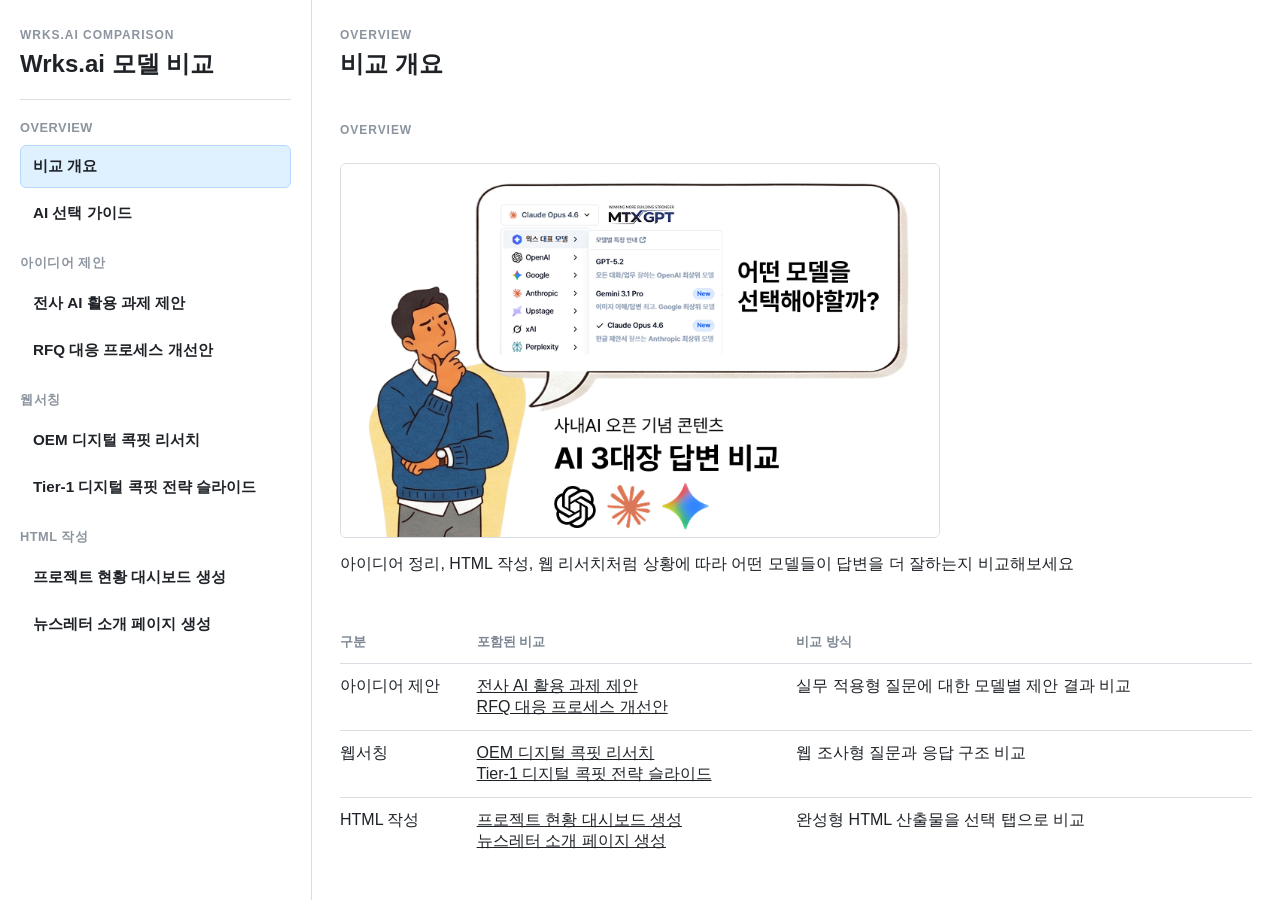
<file: index.html>
<!doctype html>
<html lang="ko">
<head>
  <meta charset="utf-8">
  <meta name="viewport" content="width=device-width, initial-scale=1">
  <title>wrks.ai 비교 아카이브</title>
  <meta name="description" content="wrks.ai 모델 비교 결과를 과제별로 탐색하고 Markdown/HTML 산출물을 나란히 비교할 수 있는 정적 아카이브입니다.">
  <link rel="icon" href="data:,">
  <script>
    (function () {
      const isLocalhost = location.hostname === "127.0.0.1" || location.hostname === "localhost";
      const assetSuffix = isLocalhost ? "?v=" + Date.now() : "";
      document.write('<link rel="stylesheet" href="assets/styles.css' + assetSuffix + '">');
    }());
  </script>
</head>
<body>
  <div class="app-shell">
    <aside class="sidebar" aria-label="비교 내비게이션">
      <div class="sidebar__brand">
        <p class="sidebar__eyebrow">wrks.ai comparison</p>
        <h1>Wrks.ai 모델 비교</h1>
      </div>

      <nav id="navTree" class="nav-tree"></nav>


    </aside>

    <main class="main-content">
      <header class="topbar">
        <div>
          <p id="breadcrumb" class="topbar__eyebrow">Overview</p>
          <h2 id="pageTitle">비교 개요</h2>
        </div>
      </header>

      <section id="heroPanel" class="hero-panel"></section>

      <section id="queryPanel" class="content-section"></section>

      <section id="controlsPanel" class="controls-panel" hidden></section>

      <section id="workspace" class="workspace"></section>
    </main>
  </div>

  <template id="loadingTemplate">
    <div class="state-block">
      <p class="state-block__eyebrow">Loading</p>
      <p>콘텐츠를 불러오는 중입니다.</p>
    </div>
  </template>

  <script>
    (function () {
      const isLocalhost = location.hostname === "127.0.0.1" || location.hostname === "localhost";
      const assetSuffix = isLocalhost ? "?v=" + Date.now() : "";
      document.write('<script src="assets/app.js' + assetSuffix + '" defer><\/script>');
    }());
  </script>
</body>
</html>
</file>
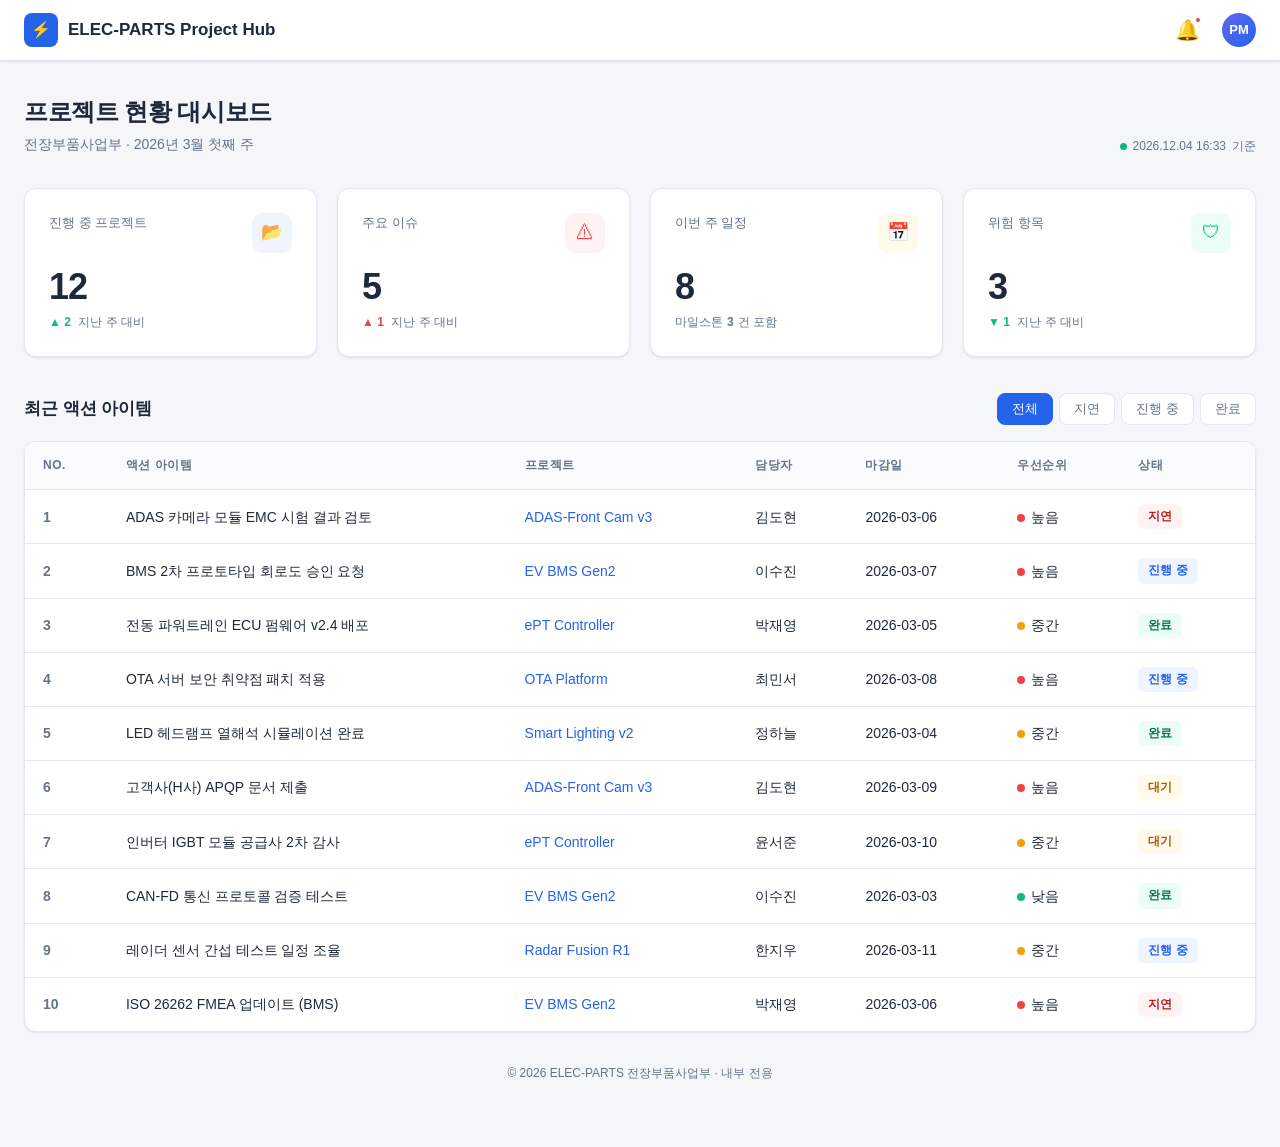
<file: html/html-claude.html>
<!DOCTYPE html>
<html lang="ko">
<head>
<meta charset="UTF-8">
<meta name="viewport" content="width=device-width, initial-scale=1.0">
<title>전장부품 프로젝트 대시보드</title>
<style>
  /* ── Reset & Base ── */
  *, *::before, *::after { box-sizing: border-box; margin: 0; padding: 0; }
  :root {
    --bg: #f4f6f9;
    --surface: #ffffff;
    --primary: #2563eb;
    --primary-light: #eff4ff;
    --danger: #ef4444;
    --danger-light: #fef2f2;
    --warning: #f59e0b;
    --warning-light: #fffbeb;
    --success: #10b981;
    --success-light: #ecfdf5;
    --text: #1e293b;
    --text-secondary: #64748b;
    --border: #e2e8f0;
    --radius: 12px;
    --shadow: 0 1px 3px rgba(0,0,0,.06), 0 1px 2px rgba(0,0,0,.04);
    --shadow-md: 0 4px 12px rgba(0,0,0,.07);
  }
  body {
    font-family: -apple-system, BlinkMacSystemFont, 'Pretendard', 'Segoe UI', Roboto, sans-serif;
    background: var(--bg);
    color: var(--text);
    line-height: 1.6;
    min-height: 100vh;
  }

  /* ── Layout ── */
  .wrapper { max-width: 1280px; margin: 0 auto; padding: 0 24px 48px; }

  /* ── Top Bar ── */
  .topbar {
    background: var(--surface);
    border-bottom: 1px solid var(--border);
    padding: 0 24px;
    position: sticky; top: 0; z-index: 100;
    box-shadow: var(--shadow);
  }
  .topbar-inner {
    max-width: 1280px; margin: 0 auto;
    display: flex; align-items: center; justify-content: space-between;
    height: 60px;
  }
  .logo { display: flex; align-items: center; gap: 10px; font-weight: 700; font-size: 17px; color: var(--text); }
  .logo-icon {
    width: 34px; height: 34px; background: var(--primary); border-radius: 8px;
    display: flex; align-items: center; justify-content: center; color: #fff; font-size: 16px;
  }
  .topbar-right { display: flex; align-items: center; gap: 16px; }
  .badge-btn {
    position: relative; background: none; border: none; cursor: pointer;
    font-size: 20px; color: var(--text-secondary); padding: 6px;
    border-radius: 8px; transition: background .2s;
  }
  .badge-btn:hover { background: var(--bg); }
  .badge-dot {
    position: absolute; top: 4px; right: 4px; width: 8px; height: 8px;
    background: var(--danger); border-radius: 50%; border: 2px solid var(--surface);
  }
  .avatar {
    width: 34px; height: 34px; border-radius: 50%; background: linear-gradient(135deg, #6366f1, #2563eb);
    color: #fff; display: flex; align-items: center; justify-content: center;
    font-size: 13px; font-weight: 600;
  }

  /* ── Page Header ── */
  .page-header {
    padding: 32px 0 8px;
    display: flex; align-items: flex-end; justify-content: space-between; flex-wrap: wrap; gap: 12px;
  }
  .page-header h1 { font-size: 24px; font-weight: 700; letter-spacing: -.02em; }
  .page-header p { color: var(--text-secondary); font-size: 14px; margin-top: 2px; }
  .sync-info { font-size: 12px; color: var(--text-secondary); display: flex; align-items: center; gap: 6px; }
  .sync-dot { width: 7px; height: 7px; border-radius: 50%; background: var(--success); display: inline-block; }

  /* ── KPI Cards ── */
  .cards { display: grid; grid-template-columns: repeat(4, 1fr); gap: 20px; margin: 24px 0; }
  .card {
    background: var(--surface); border-radius: var(--radius); padding: 24px;
    border: 1px solid var(--border); box-shadow: var(--shadow);
    transition: box-shadow .25s, transform .25s; cursor: default;
  }
  .card:hover { box-shadow: var(--shadow-md); transform: translateY(-2px); }
  .card-top { display: flex; align-items: flex-start; justify-content: space-between; margin-bottom: 16px; }
  .card-label { font-size: 13px; font-weight: 500; color: var(--text-secondary); }
  .card-icon {
    width: 40px; height: 40px; border-radius: 10px;
    display: flex; align-items: center; justify-content: center; font-size: 18px;
  }
  .card-icon.blue   { background: var(--primary-light); color: var(--primary); }
  .card-icon.red    { background: var(--danger-light);  color: var(--danger); }
  .card-icon.amber  { background: var(--warning-light); color: var(--warning); }
  .card-icon.green  { background: var(--success-light); color: var(--success); }
  .card-value { font-size: 36px; font-weight: 800; letter-spacing: -.03em; line-height: 1; }
  .card-sub { font-size: 12px; color: var(--text-secondary); margin-top: 8px; display: flex; align-items: center; gap: 4px; }
  .card-sub .up   { color: var(--success); font-weight: 600; }
  .card-sub .down { color: var(--danger);  font-weight: 600; }

  /* ── Section ── */
  .section-header {
    display: flex; align-items: center; justify-content: space-between;
    margin: 36px 0 16px; flex-wrap: wrap; gap: 8px;
  }
  .section-header h2 { font-size: 17px; font-weight: 700; }
  .filter-group { display: flex; gap: 6px; }
  .filter-btn {
    padding: 6px 14px; border-radius: 8px; border: 1px solid var(--border);
    background: var(--surface); font-size: 13px; color: var(--text-secondary);
    cursor: pointer; transition: all .2s; font-family: inherit;
  }
  .filter-btn:hover { border-color: var(--primary); color: var(--primary); }
  .filter-btn.active { background: var(--primary); color: #fff; border-color: var(--primary); }

  /* ── Table ── */
  .table-wrap {
    background: var(--surface); border-radius: var(--radius);
    border: 1px solid var(--border); box-shadow: var(--shadow); overflow-x: auto;
  }
  table { width: 100%; border-collapse: collapse; min-width: 720px; }
  thead th {
    text-align: left; padding: 14px 18px; font-size: 12px; font-weight: 600;
    color: var(--text-secondary); text-transform: uppercase; letter-spacing: .04em;
    border-bottom: 1px solid var(--border); background: #fafbfc;
  }
  tbody td { padding: 14px 18px; font-size: 14px; border-bottom: 1px solid var(--border); vertical-align: middle; }
  tbody tr:last-child td { border-bottom: none; }
  tbody tr { transition: background .15s; }
  tbody tr:hover { background: #f8fafc; }
  .status {
    display: inline-block; padding: 3px 10px; border-radius: 6px;
    font-size: 12px; font-weight: 600; white-space: nowrap;
  }
  .status.pending   { background: var(--warning-light); color: #b45309; }
  .status.done      { background: var(--success-light); color: #047857; }
  .status.overdue   { background: var(--danger-light);  color: #b91c1c; }
  .status.inprogress{ background: var(--primary-light); color: var(--primary); }
  .priority-dot {
    display: inline-block; width: 8px; height: 8px; border-radius: 50%; margin-right: 6px;
  }
  .priority-dot.high   { background: var(--danger); }
  .priority-dot.medium { background: var(--warning); }
  .priority-dot.low    { background: var(--success); }

  /* ── Footer ── */
  .footer { text-align: center; padding: 32px 0 16px; font-size: 12px; color: var(--text-secondary); }

  /* ── Responsive ── */
  @media (max-width: 1024px) {
    .cards { grid-template-columns: repeat(2, 1fr); }
  }
  @media (max-width: 640px) {
    .cards { grid-template-columns: 1fr; gap: 14px; }
    .page-header h1 { font-size: 20px; }
    .card { padding: 20px; }
    .card-value { font-size: 30px; }
    .topbar-inner { height: 52px; }
    .logo span { display: none; }
    .section-header { flex-direction: column; align-items: flex-start; }
    thead th, tbody td { padding: 12px 14px; }
  }

  /* ── Animations ── */
  @keyframes fadeUp { from { opacity:0; transform:translateY(16px); } to { opacity:1; transform:translateY(0); } }
  .animate { animation: fadeUp .45s ease both; }
  .delay-1 { animation-delay: .08s; }
  .delay-2 { animation-delay: .16s; }
  .delay-3 { animation-delay: .24s; }
  .delay-4 { animation-delay: .32s; }
</style>
</head>
<body>

<!-- Top Bar -->
<header class="topbar">
  <div class="topbar-inner">
    <div class="logo">
      <div class="logo-icon">⚡</div>
      <span>ELEC-PARTS Project Hub</span>
    </div>
    <div class="topbar-right">
      <button class="badge-btn" title="알림">🔔<span class="badge-dot"></span></button>
      <div class="avatar">PM</div>
    </div>
  </div>
</header>

<div class="wrapper">

  <!-- Page Header -->
  <div class="page-header">
    <div>
      <h1>프로젝트 현황 대시보드</h1>
      <p>전장부품사업부 · 2026년 3월 첫째 주</p>
    </div>
    <div class="sync-info"><span class="sync-dot"></span> <span id="syncTime"></span> 기준</div>
  </div>

  <!-- KPI Cards -->
  <div class="cards">
    <div class="card animate delay-1" id="cardProjects">
      <div class="card-top">
        <span class="card-label">진행 중 프로젝트</span>
        <div class="card-icon blue">📂</div>
      </div>
      <div class="card-value" id="valProjects">12</div>
      <div class="card-sub"><span class="up">▲ 2</span>&nbsp;지난 주 대비</div>
    </div>
    <div class="card animate delay-2" id="cardIssues">
      <div class="card-top">
        <span class="card-label">주요 이슈</span>
        <div class="card-icon red">⚠</div>
      </div>
      <div class="card-value" id="valIssues">5</div>
      <div class="card-sub"><span class="down">▲ 1</span>&nbsp;지난 주 대비</div>
    </div>
    <div class="card animate delay-3" id="cardSchedule">
      <div class="card-top">
        <span class="card-label">이번 주 일정</span>
        <div class="card-icon amber">📅</div>
      </div>
      <div class="card-value" id="valSchedule">8</div>
      <div class="card-sub">마일스톤 <b>3</b>건 포함</div>
    </div>
    <div class="card animate delay-4" id="cardRisk">
      <div class="card-top">
        <span class="card-label">위험 항목</span>
        <div class="card-icon green">🛡</div>
      </div>
      <div class="card-value" id="valRisk">3</div>
      <div class="card-sub"><span class="up">▼ 1</span>&nbsp;지난 주 대비</div>
    </div>
  </div>

  <!-- Action Items Section -->
  <div class="section-header">
    <h2>최근 액션 아이템</h2>
    <div class="filter-group">
      <button class="filter-btn active" data-filter="all">전체</button>
      <button class="filter-btn" data-filter="overdue">지연</button>
      <button class="filter-btn" data-filter="inprogress">진행 중</button>
      <button class="filter-btn" data-filter="done">완료</button>
    </div>
  </div>

  <div class="table-wrap animate delay-4">
    <table>
      <thead>
        <tr>
          <th>No.</th>
          <th>액션 아이템</th>
          <th>프로젝트</th>
          <th>담당자</th>
          <th>마감일</th>
          <th>우선순위</th>
          <th>상태</th>
        </tr>
      </thead>
      <tbody id="actionBody"></tbody>
    </table>
  </div>

  <div class="footer">© 2026 ELEC-PARTS 전장부품사업부 · 내부 전용</div>
</div>

<script>
(function(){
  // ── Sync time ──
  var now = new Date();
  document.getElementById('syncTime').textContent =
    now.getFullYear()+'.'+(''+(now.getMonth()+1)).padStart(2,'0')+'.'+(''+ now.getDate()).padStart(2,'0')+' '+
    (''+ now.getHours()).padStart(2,'0')+':'+(''+ now.getMinutes()).padStart(2,'0');

  // ── Action Items Data ──
  var items = [
    { no:1, action:'ADAS 카메라 모듈 EMC 시험 결과 검토',       project:'ADAS-Front Cam v3',   owner:'김도현', due:'2026-03-06', priority:'high',   status:'overdue' },
    { no:2, action:'BMS 2차 프로토타입 회로도 승인 요청',         project:'EV BMS Gen2',         owner:'이수진', due:'2026-03-07', priority:'high',   status:'inprogress' },
    { no:3, action:'전동 파워트레인 ECU 펌웨어 v2.4 배포',       project:'ePT Controller',      owner:'박재영', due:'2026-03-05', priority:'medium', status:'done' },
    { no:4, action:'OTA 서버 보안 취약점 패치 적용',              project:'OTA Platform',        owner:'최민서', due:'2026-03-08', priority:'high',   status:'inprogress' },
    { no:5, action:'LED 헤드램프 열해석 시뮬레이션 완료',         project:'Smart Lighting v2',   owner:'정하늘', due:'2026-03-04', priority:'medium', status:'done' },
    { no:6, action:'고객사(H사) APQP 문서 제출',                 project:'ADAS-Front Cam v3',   owner:'김도현', due:'2026-03-09', priority:'high',   status:'pending' },
    { no:7, action:'인버터 IGBT 모듈 공급사 2차 감사',           project:'ePT Controller',      owner:'윤서준', due:'2026-03-10', priority:'medium', status:'pending' },
    { no:8, action:'CAN-FD 통신 프로토콜 검증 테스트',           project:'EV BMS Gen2',         owner:'이수진', due:'2026-03-03', priority:'low',    status:'done' },
    { no:9, action:'레이더 센서 간섭 테스트 일정 조율',           project:'Radar Fusion R1',     owner:'한지우', due:'2026-03-11', priority:'medium', status:'inprogress' },
    { no:10,action:'ISO 26262 FMEA 업데이트 (BMS)',              project:'EV BMS Gen2',         owner:'박재영', due:'2026-03-06', priority:'high',   status:'overdue' }
  ];

  var statusLabel = { overdue:'지연', inprogress:'진행 중', done:'완료', pending:'대기' };
  var priorityLabel = { high:'높음', medium:'중간', low:'낮음' };

  function renderTable(filter){
    var filtered = filter === 'all' ? items : items.filter(function(i){ return i.status === filter; });
    var html = '';
    filtered.forEach(function(r){
      html += '<tr data-status="'+r.status+'">'
        +'<td style="color:var(--text-secondary);font-weight:600;">'+ r.no +'</td>'
        +'<td style="font-weight:500;">'+ r.action +'</td>'
        +'<td><span style="color:var(--primary);font-weight:500;">'+ r.project +'</span></td>'
        +'<td>'+ r.owner +'</td>'
        +'<td style="white-space:nowrap;">'+ r.due +'</td>'
        +'<td><span class="priority-dot '+r.priority+'"></span>'+ priorityLabel[r.priority] +'</td>'
        +'<td><span class="status '+r.status+'">'+ statusLabel[r.status] +'</span></td>'
        +'</tr>';
    });
    document.getElementById('actionBody').innerHTML = html;
  }

  renderTable('all');

  // ── Filter buttons ──
  var btns = document.querySelectorAll('.filter-btn');
  btns.forEach(function(btn){
    btn.addEventListener('click', function(){
      btns.forEach(function(b){ b.classList.remove('active'); });
      btn.classList.add('active');
      renderTable(btn.getAttribute('data-filter'));
    });
  });

  // ── Animated count-up ──
  function countUp(el, target){
    var start = 0, duration = 600, step = Math.ceil(duration / target);
    var timer = setInterval(function(){
      start++;
      el.textContent = start;
      if(start >= target) clearInterval(timer);
    }, step);
  }
  countUp(document.getElementById('valProjects'), 12);
  countUp(document.getElementById('valIssues'), 5);
  countUp(document.getElementById('valSchedule'), 8);
  countUp(document.getElementById('valRisk'), 3);
})();
</script>
</body>
</html>
</file>
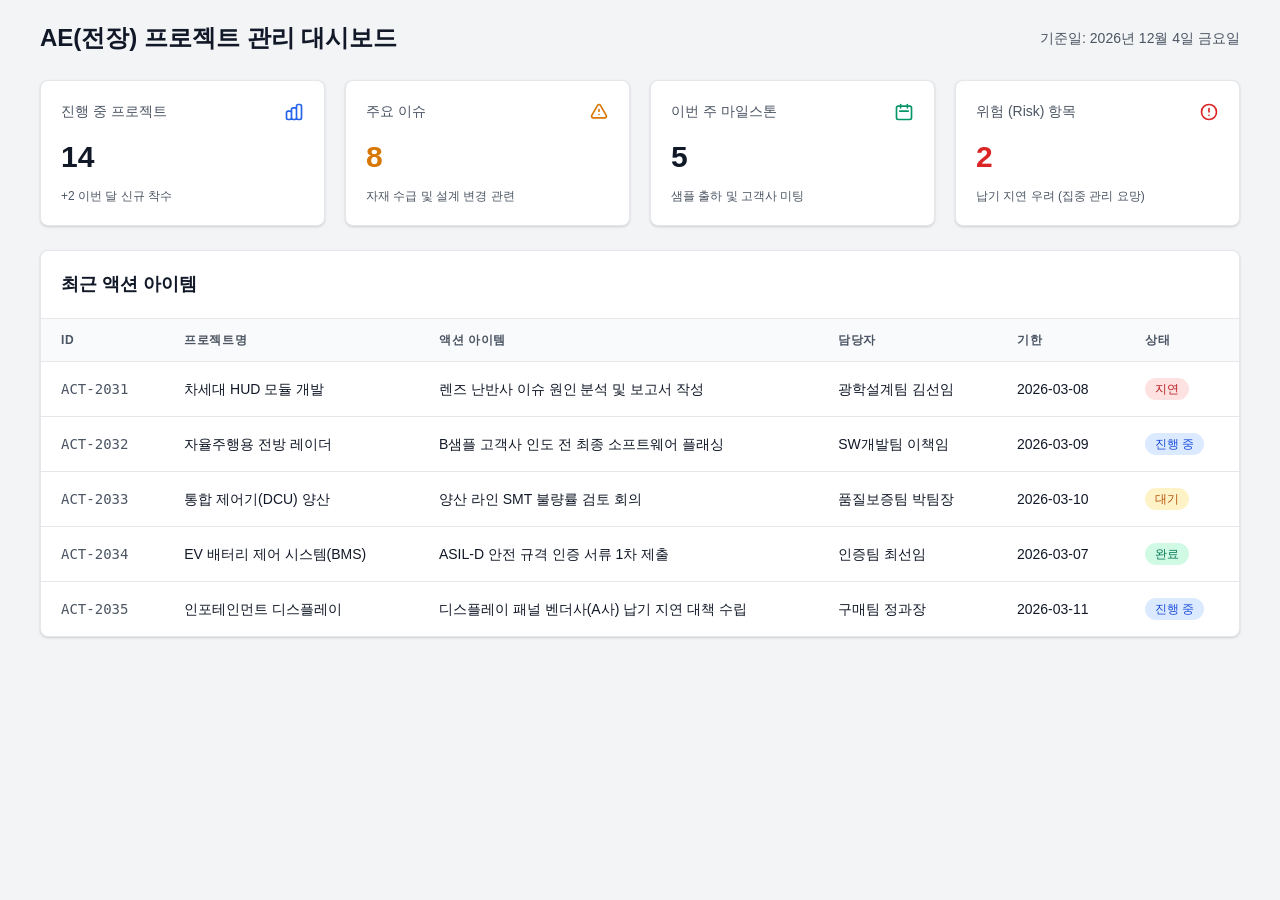
<file: html/html-gemini.html>
<!DOCTYPE html>
<html lang="ko">
<head>
    <meta charset="UTF-8">
    <meta name="viewport" content="width=device-width, initial-scale=1.0">
    <title>전장부품 프로젝트 대시보드</title>
    <style>
        /* Base & Reset */
        :root {
            --bg-color: #f3f4f6;
            --surface-color: #ffffff;
            --text-primary: #111827;
            --text-secondary: #4b5563;
            --border-color: #e5e7eb;
            --primary-color: #2563eb;
            --danger-color: #dc2626;
            --warning-color: #d97706;
            --success-color: #059669;
        }

        * {
            margin: 0;
            padding: 0;
            box-sizing: border-box;
            font-family: 'Pretendard', -apple-system, BlinkMacSystemFont, "Segoe UI", Roboto, "Helvetica Neue", Arial, sans-serif;
        }

        body {
            background-color: var(--bg-color);
            color: var(--text-primary);
            line-height: 1.5;
            padding: 20px;
        }

        /* Layout */
        .dashboard-container {
            max-width: 1200px;
            margin: 0 auto;
        }

        .header {
            margin-bottom: 24px;
            display: flex;
            justify-content: space-between;
            align-items: center;
        }

        .header h1 {
            font-size: 1.5rem;
            font-weight: 600;
            color: var(--text-primary);
        }

        .date-display {
            font-size: 0.875rem;
            color: var(--text-secondary);
        }

        /* Cards Section */
        .kpi-cards {
            display: grid;
            grid-template-columns: repeat(4, 1fr);
            gap: 20px;
            margin-bottom: 24px;
        }

        .card {
            background-color: var(--surface-color);
            border-radius: 8px;
            padding: 20px;
            box-shadow: 0 1px 3px 0 rgba(0, 0, 0, 0.1), 0 1px 2px 0 rgba(0, 0, 0, 0.06);
            border: 1px solid var(--border-color);
            display: flex;
            flex-direction: column;
        }

        .card-header {
            display: flex;
            justify-content: space-between;
            align-items: center;
            margin-bottom: 12px;
        }

        .card-title {
            font-size: 0.875rem;
            font-weight: 500;
            color: var(--text-secondary);
        }

        .card-icon {
            width: 20px;
            height: 20px;
        }

        .card-value {
            font-size: 1.875rem;
            font-weight: 600;
            color: var(--text-primary);
        }

        .card-trend {
            margin-top: 8px;
            font-size: 0.75rem;
            color: var(--text-secondary);
        }

        /* Table Section */
        .table-container {
            background-color: var(--surface-color);
            border-radius: 8px;
            box-shadow: 0 1px 3px 0 rgba(0, 0, 0, 0.1), 0 1px 2px 0 rgba(0, 0, 0, 0.06);
            border: 1px solid var(--border-color);
            overflow: hidden;
        }

        .table-header {
            padding: 20px;
            border-bottom: 1px solid var(--border-color);
        }

        .table-header h2 {
            font-size: 1.125rem;
            font-weight: 600;
        }

        .table-wrapper {
            overflow-x: auto;
        }

        table {
            width: 100%;
            border-collapse: collapse;
            text-align: left;
        }

        th {
            background-color: #f9fafb;
            padding: 12px 20px;
            font-size: 0.75rem;
            font-weight: 600;
            color: var(--text-secondary);
            text-transform: uppercase;
            letter-spacing: 0.05em;
            border-bottom: 1px solid var(--border-color);
        }

        td {
            padding: 16px 20px;
            font-size: 0.875rem;
            border-bottom: 1px solid var(--border-color);
            color: var(--text-primary);
        }

        tbody tr:last-child td {
            border-bottom: none;
        }

        tbody tr:hover {
            background-color: #f9fafb;
        }

        /* Status Badges */
        .badge {
            display: inline-flex;
            align-items: center;
            padding: 2px 10px;
            border-radius: 9999px;
            font-size: 0.75rem;
            font-weight: 500;
        }

        .badge-progress { background-color: #dbeafe; color: #1d4ed8; }
        .badge-pending { background-color: #fef3c7; color: #b45309; }
        .badge-danger { background-color: #fee2e2; color: #b91c1c; }
        .badge-done { background-color: #d1fae5; color: #047857; }

        /* Responsive Design */
        @media (max-width: 1024px) {
            .kpi-cards {
                grid-template-columns: repeat(2, 1fr);
            }
        }

        @media (max-width: 768px) {
            .kpi-cards {
                grid-template-columns: 1fr;
            }
            .header {
                flex-direction: column;
                align-items: flex-start;
                gap: 8px;
            }
        }
    </style>
</head>
<body>

<div class="dashboard-container">
    <header class="header">
        <h1>AE(전장) 프로젝트 관리 대시보드</h1>
        <div class="date-display" id="current-date">로딩 중...</div>
    </header>

    <!-- KPI Cards -->
    <div class="kpi-cards">
        <!-- Card 1 -->
        <div class="card">
            <div class="card-header">
                <span class="card-title">진행 중 프로젝트</span>
                <svg class="card-icon" style="color: var(--primary-color)" fill="none" stroke="currentColor" viewBox="0 0 24 24"><path stroke-linecap="round" stroke-linejoin="round" stroke-width="2" d="M9 19v-6a2 2 0 00-2-2H5a2 2 0 00-2 2v6a2 2 0 002 2h2a2 2 0 002-2zm0 0V9a2 2 0 012-2h2a2 2 0 012 2v10m-6 0a2 2 0 002 2h2a2 2 0 002-2m0 0V5a2 2 0 012-2h2a2 2 0 012 2v14a2 2 0 01-2 2h-2a2 2 0 01-2-2z"></path></svg>
            </div>
            <div class="card-value">14</div>
            <div class="card-trend">+2 이번 달 신규 착수</div>
        </div>

        <!-- Card 2 -->
        <div class="card">
            <div class="card-header">
                <span class="card-title">주요 이슈</span>
                <svg class="card-icon" style="color: var(--warning-color)" fill="none" stroke="currentColor" viewBox="0 0 24 24"><path stroke-linecap="round" stroke-linejoin="round" stroke-width="2" d="M12 9v2m0 4h.01m-6.938 4h13.856c1.54 0 2.502-1.667 1.732-3L13.732 4c-.77-1.333-2.694-1.333-3.464 0L3.34 16c-.77 1.333.192 3 1.732 3z"></path></svg>
            </div>
            <div class="card-value" style="color: var(--warning-color)">8</div>
            <div class="card-trend">자재 수급 및 설계 변경 관련</div>
        </div>

        <!-- Card 3 -->
        <div class="card">
            <div class="card-header">
                <span class="card-title">이번 주 마일스톤</span>
                <svg class="card-icon" style="color: var(--success-color)" fill="none" stroke="currentColor" viewBox="0 0 24 24"><path stroke-linecap="round" stroke-linejoin="round" stroke-width="2" d="M8 7V3m8 4V3m-9 8h10M5 21h14a2 2 0 002-2V7a2 2 0 00-2-2H5a2 2 0 00-2 2v12a2 2 0 002 2z"></path></svg>
            </div>
            <div class="card-value">5</div>
            <div class="card-trend">샘플 출하 및 고객사 미팅</div>
        </div>

        <!-- Card 4 -->
        <div class="card">
            <div class="card-header">
                <span class="card-title">위험 (Risk) 항목</span>
                <svg class="card-icon" style="color: var(--danger-color)" fill="none" stroke="currentColor" viewBox="0 0 24 24"><path stroke-linecap="round" stroke-linejoin="round" stroke-width="2" d="M12 8v4m0 4h.01M21 12a9 9 0 11-18 0 9 9 0 0118 0z"></path></svg>
            </div>
            <div class="card-value" style="color: var(--danger-color)">2</div>
            <div class="card-trend">납기 지연 우려 (집중 관리 요망)</div>
        </div>
    </div>

    <!-- Action Items Table -->
    <div class="table-container">
        <div class="table-header">
            <h2>최근 액션 아이템</h2>
        </div>
        <div class="table-wrapper">
            <table>
                <thead>
                    <tr>
                        <th>ID</th>
                        <th>프로젝트명</th>
                        <th>액션 아이템</th>
                        <th>담당자</th>
                        <th>기한</th>
                        <th>상태</th>
                    </tr>
                </thead>
                <tbody id="table-body">
                    <!-- JS로 데이터 삽입 -->
                </tbody>
            </table>
        </div>
    </div>
</div>

<script>
    // 상단 오늘 날짜 출력
    const dateElement = document.getElementById('current-date');
    const options = { year: 'numeric', month: 'long', day: 'numeric', weekday: 'long' };
    dateElement.textContent = `기준일: ${new Date().toLocaleDateString('ko-KR', options)}`;

    // 전장부품 관련 더미 데이터
    const actionItems = [
        { id: 'ACT-2031', project: '차세대 HUD 모듈 개발', task: '렌즈 난반사 이슈 원인 분석 및 보고서 작성', owner: '광학설계팀 김선임', due: '2026-03-08', status: '지연', statusClass: 'badge-danger' },
        { id: 'ACT-2032', project: '자율주행용 전방 레이더', task: 'B샘플 고객사 인도 전 최종 소프트웨어 플래싱', owner: 'SW개발팀 이책임', due: '2026-03-09', status: '진행 중', statusClass: 'badge-progress' },
        { id: 'ACT-2033', project: '통합 제어기(DCU) 양산', task: '양산 라인 SMT 불량률 검토 회의', owner: '품질보증팀 박팀장', due: '2026-03-10', status: '대기', statusClass: 'badge-pending' },
        { id: 'ACT-2034', project: 'EV 배터리 제어 시스템(BMS)', task: 'ASIL-D 안전 규격 인증 서류 1차 제출', owner: '인증팀 최선임', due: '2026-03-07', status: '완료', statusClass: 'badge-done' },
        { id: 'ACT-2035', project: '인포테인먼트 디스플레이', task: '디스플레이 패널 벤더사(A사) 납기 지연 대책 수립', owner: '구매팀 정과장', due: '2026-03-11', status: '진행 중', statusClass: 'badge-progress' }
    ];

    // 테이블 데이터 렌더링
    const tbody = document.getElementById('table-body');
    
    actionItems.forEach(item => {
        const row = document.createElement('tr');
        row.innerHTML = `
            <td><span style="font-family: monospace; color: var(--text-secondary);">${item.id}</span></td>
            <td style="font-weight: 500;">${item.project}</td>
            <td>${item.task}</td>
            <td>${item.owner}</td>
            <td>${item.due}</td>
            <td><span class="badge ${item.statusClass}">${item.status}</span></td>
        `;
        tbody.appendChild(row);
    });
</script>

</body>
</html>
</file>
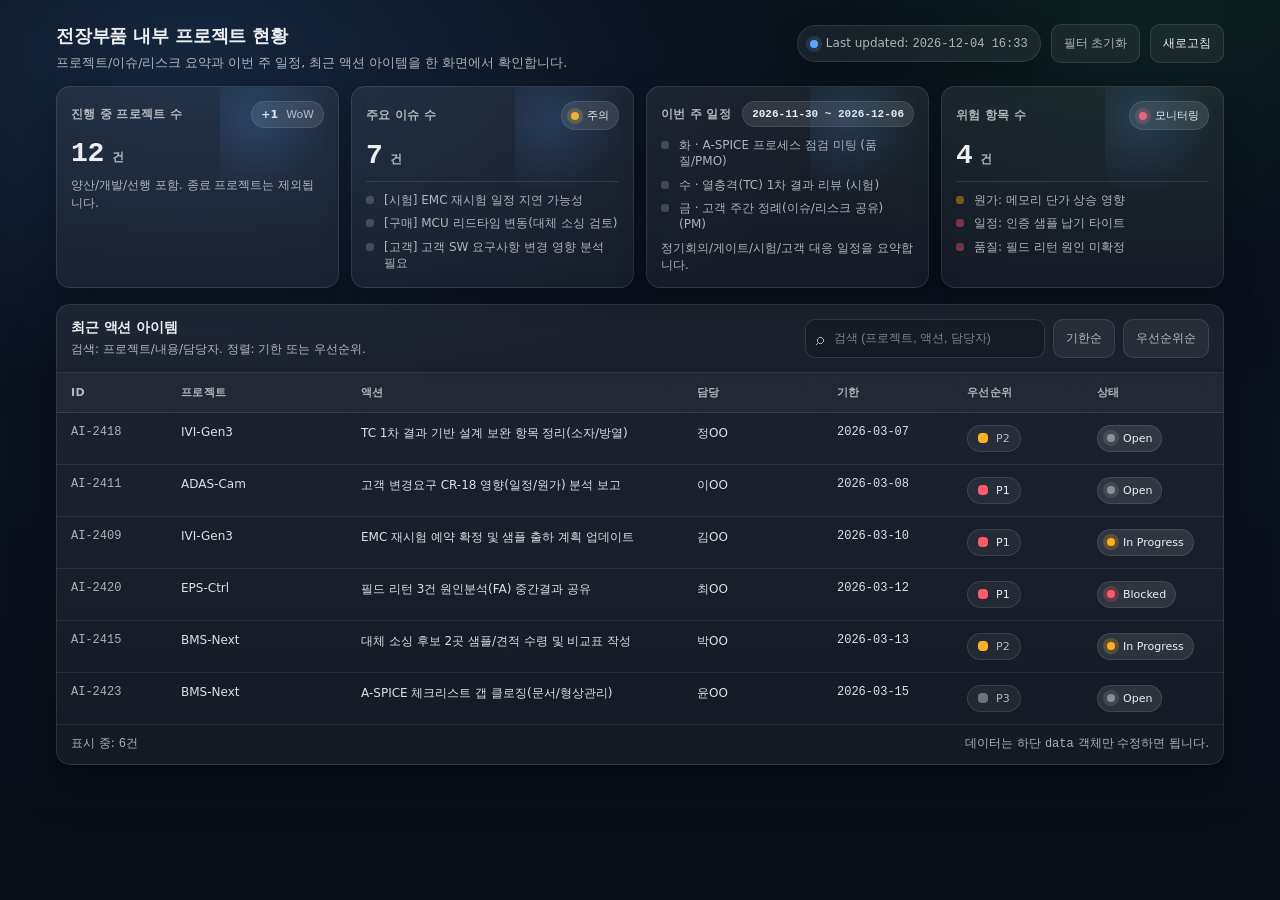
<file: html/html-gpt.html>
<!doctype html>
<html lang="ko">
<head>
  <meta charset="utf-8" />
  <meta name="viewport" content="width=device-width, initial-scale=1" />
  <title>전장부품 프로젝트 현황 대시보드</title>
  <style>
    :root{
      /* B2B SaaS 느낌의 절제된 다크 테마 */
      --bg0:#0b1220;
      --bg1:#0f1930;
      --card: rgba(255,255,255,.06);
      --card2: rgba(255,255,255,.08);
      --border: rgba(255,255,255,.10);

      --text: rgba(255,255,255,.92);
      --muted: rgba(255,255,255,.66);

      --primary:#5aa7ff;
      --ok:#35d07f;
      --warn:#ffb020;
      --bad:#ff5a6a;

      --radius:14px;
      --shadow: 0 18px 45px rgba(0,0,0,.35);
      --shadowSoft: 0 10px 28px rgba(0,0,0,.25);

      --font: ui-sans-serif, system-ui, -apple-system, "Segoe UI", Roboto, "Noto Sans KR",
              "Apple SD Gothic Neo", "Malgun Gothic", Arial, sans-serif;
    }

    *{ box-sizing:border-box; }
    html, body{ height:100%; }
    body{
      margin:0;
      font-family:var(--font);
      color:var(--text);
      background:
        radial-gradient(1100px 600px at 15% 5%, rgba(90,167,255,.16), transparent 60%),
        radial-gradient(900px 500px at 90% 0%, rgba(53,208,127,.10), transparent 55%),
        linear-gradient(180deg, #070c16, var(--bg0) 50%, #070c16);
      background-attachment: fixed;
    }

    .container{
      max-width:1200px;
      margin:0 auto;
      padding:24px 16px 56px;
    }

    header{
      display:flex;
      justify-content:space-between;
      gap:14px;
      align-items:flex-start;
      margin-bottom:14px;
    }
    h1{
      margin:0 0 6px;
      font-size:18px;
      font-weight:720;
      letter-spacing:-.2px;
    }
    .subtitle{
      margin:0;
      color:var(--muted);
      font-size:12.5px;
      line-height:1.45;
    }

    .toolbar{
      display:flex;
      gap:10px;
      align-items:center;
      flex-wrap:wrap;
      justify-content:flex-end;
    }
    .badge{
      display:inline-flex;
      align-items:center;
      gap:8px;
      padding:10px 12px;
      background:var(--card);
      border:1px solid var(--border);
      border-radius:999px;
      box-shadow:var(--shadowSoft);
      color:var(--muted);
      font-size:12px;
      white-space:nowrap;
    }
    .dot{
      width:8px; height:8px; border-radius:50%;
      background:var(--primary);
      box-shadow: 0 0 0 4px rgba(90,167,255,.16);
      flex:0 0 auto;
    }
    .btn{
      appearance:none;
      border:1px solid var(--border);
      background:var(--card);
      color:var(--text);
      padding:10px 12px;
      border-radius:10px;
      font-size:12px;
      cursor:pointer;
      transition: background .18s ease, transform .08s ease, border-color .18s ease;
    }
    .btn:hover{ background:var(--card2); border-color:rgba(255,255,255,.16); }
    .btn:active{ transform:translateY(1px); }
    .btn.secondary{ color:var(--muted); }

    /* KPI cards: 데스크탑 4열, 모바일 1열 */
    .cards{
      display:grid;
      grid-template-columns: repeat(4, minmax(0, 1fr));
      gap:12px;
      margin:14px 0 16px;
    }
    .card{
      position:relative;
      overflow:hidden;
      background: linear-gradient(180deg, rgba(255,255,255,.07), rgba(255,255,255,.05));
      border:1px solid var(--border);
      border-radius:var(--radius);
      box-shadow:var(--shadowSoft);
      padding:14px 14px 12px;
      min-height:110px;
    }
    .card::before{
      content:"";
      position:absolute;
      inset:-2px -2px auto auto;
      width:120px; height:120px;
      background: radial-gradient(circle at 30% 30%, rgba(90,167,255,.16), transparent 62%);
      pointer-events:none;
    }
    .cardhead{
      display:flex;
      justify-content:space-between;
      align-items:center;
      gap:10px;
      margin-bottom:10px;
    }
    .label{
      color:var(--muted);
      font-size:12px;
      font-weight:650;
      letter-spacing:.2px;
    }
    .metric{
      margin:0;
      display:flex;
      align-items:baseline;
      gap:8px;
    }
    .value{
      font-size:28px;
      font-weight:760;
      letter-spacing:-.4px;
      font-variant-numeric: tabular-nums;
    }
    .unit{
      color:var(--muted);
      font-size:12px;
      font-weight:650;
    }
    .sub{
      margin:8px 0 0;
      color:var(--muted);
      font-size:12px;
      line-height:1.45;
    }
    .divider{
      height:1px;
      background: rgba(255,255,255,.10);
      margin:10px 0;
    }
    .list{
      list-style:none;
      margin:0;
      padding:0;
      display:grid;
      gap:7px;
    }
    .list li{
      display:flex;
      gap:10px;
      align-items:flex-start;
      color:var(--muted);
      font-size:12px;
      line-height:1.35;
    }
    .bullet{
      width:8px; height:8px;
      border-radius:3px;
      background: rgba(255,255,255,.18);
      margin-top:4px;
      flex:0 0 auto;
    }

    .chip{
      display:inline-flex;
      align-items:center;
      gap:8px;
      padding:6px 9px;
      border-radius:999px;
      background: rgba(255,255,255,.10);
      border:1px solid rgba(255,255,255,.10);
      color:var(--muted);
      font-size:11px;
      white-space:nowrap;
    }
    .chip strong{ color:var(--text); font-weight:700; }

    .status{
      --c: rgba(255,255,255,.45);
      color:var(--text);
    }
    .status::before{
      content:"";
      width:8px; height:8px;
      border-radius:50%;
      background:var(--c);
      box-shadow: 0 0 0 4px color-mix(in srgb, var(--c) 22%, transparent);
      display:inline-block;
    }
    .status.ok{ --c: var(--ok); }
    .status.warn{ --c: var(--warn); }
    .status.bad{ --c: var(--bad); }
    .status.neutral{ --c: rgba(255,255,255,.45); }

    /* Table panel */
    .panel{
      background: linear-gradient(180deg, rgba(255,255,255,.07), rgba(255,255,255,.05));
      border:1px solid var(--border);
      border-radius:var(--radius);
      box-shadow:var(--shadow);
      overflow:hidden;
    }
    .panelhead{
      display:flex;
      justify-content:space-between;
      align-items:flex-start;
      gap:12px;
      padding:14px;
      border-bottom:1px solid rgba(255,255,255,.10);
    }
    .panelhead h2{
      margin:0;
      font-size:14px;
      font-weight:760;
      letter-spacing:-.1px;
    }
    .hint{
      margin:4px 0 0;
      color:var(--muted);
      font-size:12px;
      line-height:1.4;
    }
    .filters{
      display:flex;
      gap:8px;
      align-items:center;
      justify-content:flex-end;
      flex-wrap:wrap;
    }
    .search{
      display:inline-flex;
      align-items:center;
      gap:8px;
      padding:9px 10px;
      border:1px solid rgba(255,255,255,.12);
      border-radius:10px;
      background: rgba(0,0,0,.18);
      min-width:240px;
      color:var(--muted);
    }
    .search input{
      width:100%;
      border:0;
      outline:0;
      background:transparent;
      color:var(--text);
      font-size:12px;
    }
    .search input::placeholder{ color: rgba(255,255,255,.45); }

    .tablewrap{ overflow:auto; }
    table{
      width:100%;
      border-collapse:separate;
      border-spacing:0;
      min-width:900px; /* 가독성 확보 */
    }
    thead th{
      text-align:left;
      padding:12px 14px;
      font-size:11px;
      color:var(--muted);
      font-weight:700;
      letter-spacing:.35px;
      text-transform:uppercase;
      background: rgba(255,255,255,.04);
      border-bottom:1px solid rgba(255,255,255,.10);
      position:sticky;
      top:0;
      z-index:1;
      backdrop-filter: blur(8px);
    }
    tbody td{
      padding:12px 14px;
      border-bottom:1px solid rgba(255,255,255,.08);
      font-size:12px;
      color: rgba(255,255,255,.86);
      vertical-align:top;
    }
    tbody tr:hover td{ background: rgba(255,255,255,.03); }
    .muted{ color:var(--muted); }
    .mono{ font-variant-numeric: tabular-nums; font-family: ui-monospace, SFMono-Regular, Menlo, Monaco, Consolas, "Liberation Mono", "Courier New", monospace; }

    .prio{
      display:inline-flex;
      align-items:center;
      gap:8px;
      padding:6px 10px;
      border-radius:999px;
      border:1px solid rgba(255,255,255,.10);
      background: rgba(255,255,255,.06);
      font-size:11px;
      color:var(--muted);
      white-space:nowrap;
    }
    .prio::before{
      content:"";
      width:10px; height:10px;
      border-radius:4px;
      background: rgba(255,255,255,.25);
      display:inline-block;
    }
    .prio.p1{ color: rgba(255,255,255,.92); }
    .prio.p1::before{ background: var(--bad); }
    .prio.p2::before{ background: var(--warn); }
    .prio.p3::before{ background: rgba(255,255,255,.35); }

    .footerbar{
      display:flex;
      justify-content:space-between;
      align-items:center;
      gap:10px;
      padding:10px 14px 12px;
      color:var(--muted);
      font-size:12px;
    }

    /* Responsive breakpoints */
    @media (max-width: 980px){
      .cards{ grid-template-columns: repeat(2, minmax(0, 1fr)); }
      .search{ min-width:200px; }
    }
    @media (max-width: 640px){
      header{ flex-direction:column; align-items:stretch; }
      .toolbar{ justify-content:flex-start; }
      .cards{ grid-template-columns: 1fr; } /* 모바일 1열 */
      .search{ min-width:100%; }
      .badge{ width:100%; justify-content:space-between; }
    }
  </style>
</head>

<body>
  <div class="container">
    <header>
      <div>
        <h1>전장부품 내부 프로젝트 현황</h1>
        <p class="subtitle">프로젝트/이슈/리스크 요약과 이번 주 일정, 최근 액션 아이템을 한 화면에서 확인합니다.</p>
      </div>

      <div class="toolbar">
        <div class="badge" title="마지막 갱신 시각">
          <span class="dot" aria-hidden="true"></span>
          <span>Last updated: <span id="lastUpdated" class="mono"></span></span>
        </div>
        <button class="btn secondary" id="btnReset">필터 초기화</button>
        <button class="btn" id="btnRefresh">새로고침</button>
      </div>
    </header>

    <!-- KPI Cards (4개) -->
    <section class="cards" aria-label="요약 카드">
      <article class="card" aria-label="진행 중 프로젝트 수">
        <div class="cardhead">
          <div class="label">진행 중 프로젝트 수</div>
          <span class="chip"><strong id="projDelta">+0</strong> WoW</span>
        </div>
        <p class="metric">
          <span id="kpiProjects" class="value mono">0</span>
          <span class="unit">건</span>
        </p>
        <p class="sub">양산/개발/선행 포함. 종료 프로젝트는 제외됩니다.</p>
      </article>

      <article class="card" aria-label="주요 이슈 수">
        <div class="cardhead">
          <div class="label">주요 이슈 수</div>
          <span class="chip status warn">주의</span>
        </div>
        <p class="metric">
          <span id="kpiIssues" class="value mono">0</span>
          <span class="unit">건</span>
        </p>
        <div class="divider"></div>
        <ul class="list" id="issuesTop"></ul>
      </article>

      <article class="card" aria-label="이번 주 일정">
        <div class="cardhead">
          <div class="label">이번 주 일정</div>
          <span class="chip"><strong id="weekRange" class="mono">-</strong></span>
        </div>
        <ul class="list" id="weekSchedule"></ul>
        <p class="sub">정기회의/게이트/시험/고객 대응 일정을 요약합니다.</p>
      </article>

      <article class="card" aria-label="위험 항목 수">
        <div class="cardhead">
          <div class="label">위험 항목 수</div>
          <span class="chip status bad">모니터링</span>
        </div>
        <p class="metric">
          <span id="kpiRisks" class="value mono">0</span>
          <span class="unit">건</span>
        </p>
        <div class="divider"></div>
        <ul class="list" id="riskSummary"></ul>
      </article>
    </section>

    <!-- Action Items Table -->
    <section class="panel" aria-label="최근 액션 아이템">
      <div class="panelhead">
        <div>
          <h2>최근 액션 아이템</h2>
          <p class="hint">검색: 프로젝트/내용/담당자. 정렬: 기한 또는 우선순위.</p>
        </div>
        <div class="filters">
          <label class="search" aria-label="검색">
            <span aria-hidden="true">⌕</span>
            <input id="searchBox" type="text" placeholder="검색 (프로젝트, 액션, 담당자)" />
          </label>
          <button class="btn secondary" id="btnSortDue">기한순</button>
          <button class="btn secondary" id="btnSortPrio">우선순위순</button>
        </div>
      </div>

      <div class="tablewrap">
        <table aria-label="액션 아이템 테이블">
          <thead>
            <tr>
              <th style="width:110px;">ID</th>
              <th style="width:180px;">프로젝트</th>
              <th>액션</th>
              <th style="width:140px;">담당</th>
              <th style="width:130px;">기한</th>
              <th style="width:130px;">우선순위</th>
              <th style="width:140px;">상태</th>
            </tr>
          </thead>
          <tbody id="actionTbody"></tbody>
        </table>
      </div>

      <div class="footerbar">
        <div>표시 중: <span id="rowsCount" class="mono">0</span>건</div>
        <div class="muted">데이터는 하단 <span class="mono">data</span> 객체만 수정하면 됩니다.</div>
      </div>
    </section>
  </div>

  <script>
    // ===== 데이터(샘플): 회사/프로젝트 실데이터로 교체해서 사용 =====
    const data = {
      kpis: {
        projectsInProgress: 12,
        projectsDeltaWoW: +1,
        majorIssues: 7,
        risks: 4
      },
      topIssues: [
        { title: "EMC 재시험 일정 지연 가능성", tag: "시험" },
        { title: "MCU 리드타임 변동(대체 소싱 검토)", tag: "구매" },
        { title: "고객 SW 요구사항 변경 영향 분석 필요", tag: "고객" }
      ],
      weekSchedule: [
        { day: "화", title: "A-SPICE 프로세스 점검 미팅", owner: "품질/PMO" },
        { day: "수", title: "열충격(TC) 1차 결과 리뷰", owner: "시험" },
        { day: "금", title: "고객 주간 정례(이슈/리스크 공유)", owner: "PM" }
      ],
      riskBreakdown: [
        { title: "원가", detail: "메모리 단가 상승 영향", severity: "warn" },
        { title: "일정", detail: "인증 샘플 납기 타이트", severity: "bad" },
        { title: "품질", detail: "필드 리턴 원인 미확정", severity: "bad" }
      ],
      actionItems: [
        { id:"AI-2409", project:"IVI-Gen3", action:"EMC 재시험 예약 확정 및 샘플 출하 계획 업데이트", owner:"김OO", due:"2026-03-10", priority:"P1", status:"In Progress" },
        { id:"AI-2411", project:"ADAS-Cam", action:"고객 변경요구 CR-18 영향(일정/원가) 분석 보고", owner:"이OO", due:"2026-03-08", priority:"P1", status:"Open" },
        { id:"AI-2415", project:"BMS-Next", action:"대체 소싱 후보 2곳 샘플/견적 수령 및 비교표 작성", owner:"박OO", due:"2026-03-13", priority:"P2", status:"In Progress" },
        { id:"AI-2418", project:"IVI-Gen3", action:"TC 1차 결과 기반 설계 보완 항목 정리(소자/방열)", owner:"정OO", due:"2026-03-07", priority:"P2", status:"Open" },
        { id:"AI-2420", project:"EPS-Ctrl", action:"필드 리턴 3건 원인분석(FA) 중간결과 공유", owner:"최OO", due:"2026-03-12", priority:"P1", status:"Blocked" },
        { id:"AI-2423", project:"BMS-Next", action:"A-SPICE 체크리스트 갭 클로징(문서/형상관리)", owner:"윤OO", due:"2026-03-15", priority:"P3", status:"Open" }
      ]
    };

    // ===== 유틸 =====
    const $ = (s) => document.querySelector(s);
    const escapeHtml = (s) => String(s)
      .replaceAll("&","&amp;").replaceAll("<","&lt;")
      .replaceAll(">","&gt;").replaceAll('"',"&quot;")
      .replaceAll("'","&#039;");

    const pad2 = (n) => String(n).padStart(2,"0");
    function fmtDateTime(d=new Date()){
      return `${d.getFullYear()}-${pad2(d.getMonth()+1)}-${pad2(d.getDate())} ${pad2(d.getHours())}:${pad2(d.getMinutes())}`;
    }
    function mondayOfWeek(date){
      const d = new Date(date);
      const day = d.getDay(); // 0..6 (Sun..Sat)
      const diff = (day === 0 ? -6 : 1 - day); // Monday 기준
      d.setDate(d.getDate() + diff);
      d.setHours(0,0,0,0);
      return d;
    }
    function addDays(date, days){
      const d = new Date(date);
      d.setDate(d.getDate() + days);
      return d;
    }
    function fmtYMD(d){
      return `${d.getFullYear()}-${pad2(d.getMonth()+1)}-${pad2(d.getDate())}`;
    }
    function prioRank(p){ return ({P1:1,P2:2,P3:3}[p] ?? 9); }
    function statusClass(status){
      const s = String(status).toLowerCase();
      if (s.includes("block")) return "bad";
      if (s.includes("progress")) return "warn";
      if (s.includes("done") || s.includes("closed")) return "ok";
      return "neutral";
    }

    // ===== 상태 =====
    const view = { query:"", sort:"due" }; // due | prio

    // ===== 렌더 =====
    function renderKpis(){
      $("#kpiProjects").textContent = data.kpis.projectsInProgress;
      $("#projDelta").textContent = `${data.kpis.projectsDeltaWoW >= 0 ? "+" : ""}${data.kpis.projectsDeltaWoW}`;
      $("#kpiIssues").textContent = data.kpis.majorIssues;
      $("#kpiRisks").textContent = data.kpis.risks;

      const issues = (data.topIssues || []).slice(0,3).map(it => `
        <li>
          <span class="bullet" aria-hidden="true"></span>
          <span><span class="muted">[${escapeHtml(it.tag)}]</span> ${escapeHtml(it.title)}</span>
        </li>
      `).join("");
      $("#issuesTop").innerHTML = issues || `
        <li><span class="bullet" aria-hidden="true"></span><span>등록된 주요 이슈가 없습니다.</span></li>
      `;

      const mon = mondayOfWeek(new Date());
      const sun = addDays(mon, 6);
      $("#weekRange").textContent = `${fmtYMD(mon)} ~ ${fmtYMD(sun)}`;

      const schedule = (data.weekSchedule || []).slice(0,4).map(it => `
        <li>
          <span class="bullet" aria-hidden="true"></span>
          <span><span class="muted">${escapeHtml(it.day)}</span> · ${escapeHtml(it.title)} <span class="muted">(${escapeHtml(it.owner)})</span></span>
        </li>
      `).join("");
      $("#weekSchedule").innerHTML = schedule || `
        <li><span class="bullet" aria-hidden="true"></span><span>이번 주 등록된 일정이 없습니다.</span></li>
      `;

      const risks = (data.riskBreakdown || []).slice(0,3).map(it => {
        const c = it.severity === "bad" ? "rgba(255,90,106,.40)"
                : it.severity === "warn" ? "rgba(255,176,32,.40)"
                : "rgba(255,255,255,.22)";
        return `
          <li>
            <span class="bullet" aria-hidden="true" style="background:${c}"></span>
            <span><span class="muted">${escapeHtml(it.title)}:</span> ${escapeHtml(it.detail)}</span>
          </li>
        `;
      }).join("");
      $("#riskSummary").innerHTML = risks || `
        <li><span class="bullet" aria-hidden="true"></span><span>등록된 위험 항목이 없습니다.</span></li>
      `;
    }

    function getRows(){
      const q = view.query.trim().toLowerCase();
      let rows = [...(data.actionItems || [])];

      if (q){
        rows = rows.filter(r => {
          const hay = `${r.id} ${r.project} ${r.action} ${r.owner} ${r.status} ${r.priority} ${r.due}`.toLowerCase();
          return hay.includes(q);
        });
      }

      if (view.sort === "prio"){
        rows.sort((a,b) => prioRank(a.priority) - prioRank(b.priority) || String(a.due).localeCompare(String(b.due)));
      } else {
        rows.sort((a,b) => String(a.due).localeCompare(String(b.due)) || prioRank(a.priority) - prioRank(b.priority));
      }
      return rows;
    }

    function renderTable(){
      const rows = getRows();
      $("#rowsCount").textContent = rows.length;

      $("#actionTbody").innerHTML = (rows.length ? rows : []).map(r => `
        <tr>
          <td class="mono muted">${escapeHtml(r.id)}</td>
          <td>${escapeHtml(r.project)}</td>
          <td>${escapeHtml(r.action)}</td>
          <td>${escapeHtml(r.owner)}</td>
          <td class="mono">${escapeHtml(r.due)}</td>
          <td><span class="prio ${escapeHtml(String(r.priority).toLowerCase())}">${escapeHtml(r.priority)}</span></td>
          <td><span class="chip status ${statusClass(r.status)}">${escapeHtml(r.status)}</span></td>
        </tr>
      `).join("") || `
        <tr><td colspan="7" class="muted">조건에 맞는 액션 아이템이 없습니다.</td></tr>
      `;
    }

    function renderAll(){
      $("#lastUpdated").textContent = fmtDateTime(new Date());
      renderKpis();
      renderTable();
    }

    // ===== 이벤트 =====
    $("#searchBox").addEventListener("input", (e) => { view.query = e.target.value; renderTable(); });
    $("#btnSortDue").addEventListener("click", () => { view.sort = "due"; renderTable(); });
    $("#btnSortPrio").addEventListener("click", () => { view.sort = "prio"; renderTable(); });
    $("#btnReset").addEventListener("click", () => {
      view.query = ""; view.sort = "due";
      $("#searchBox").value = "";
      renderAll();
    });
    $("#btnRefresh").addEventListener("click", renderAll);

    renderAll();
  </script>
</body>
</html>
</file>
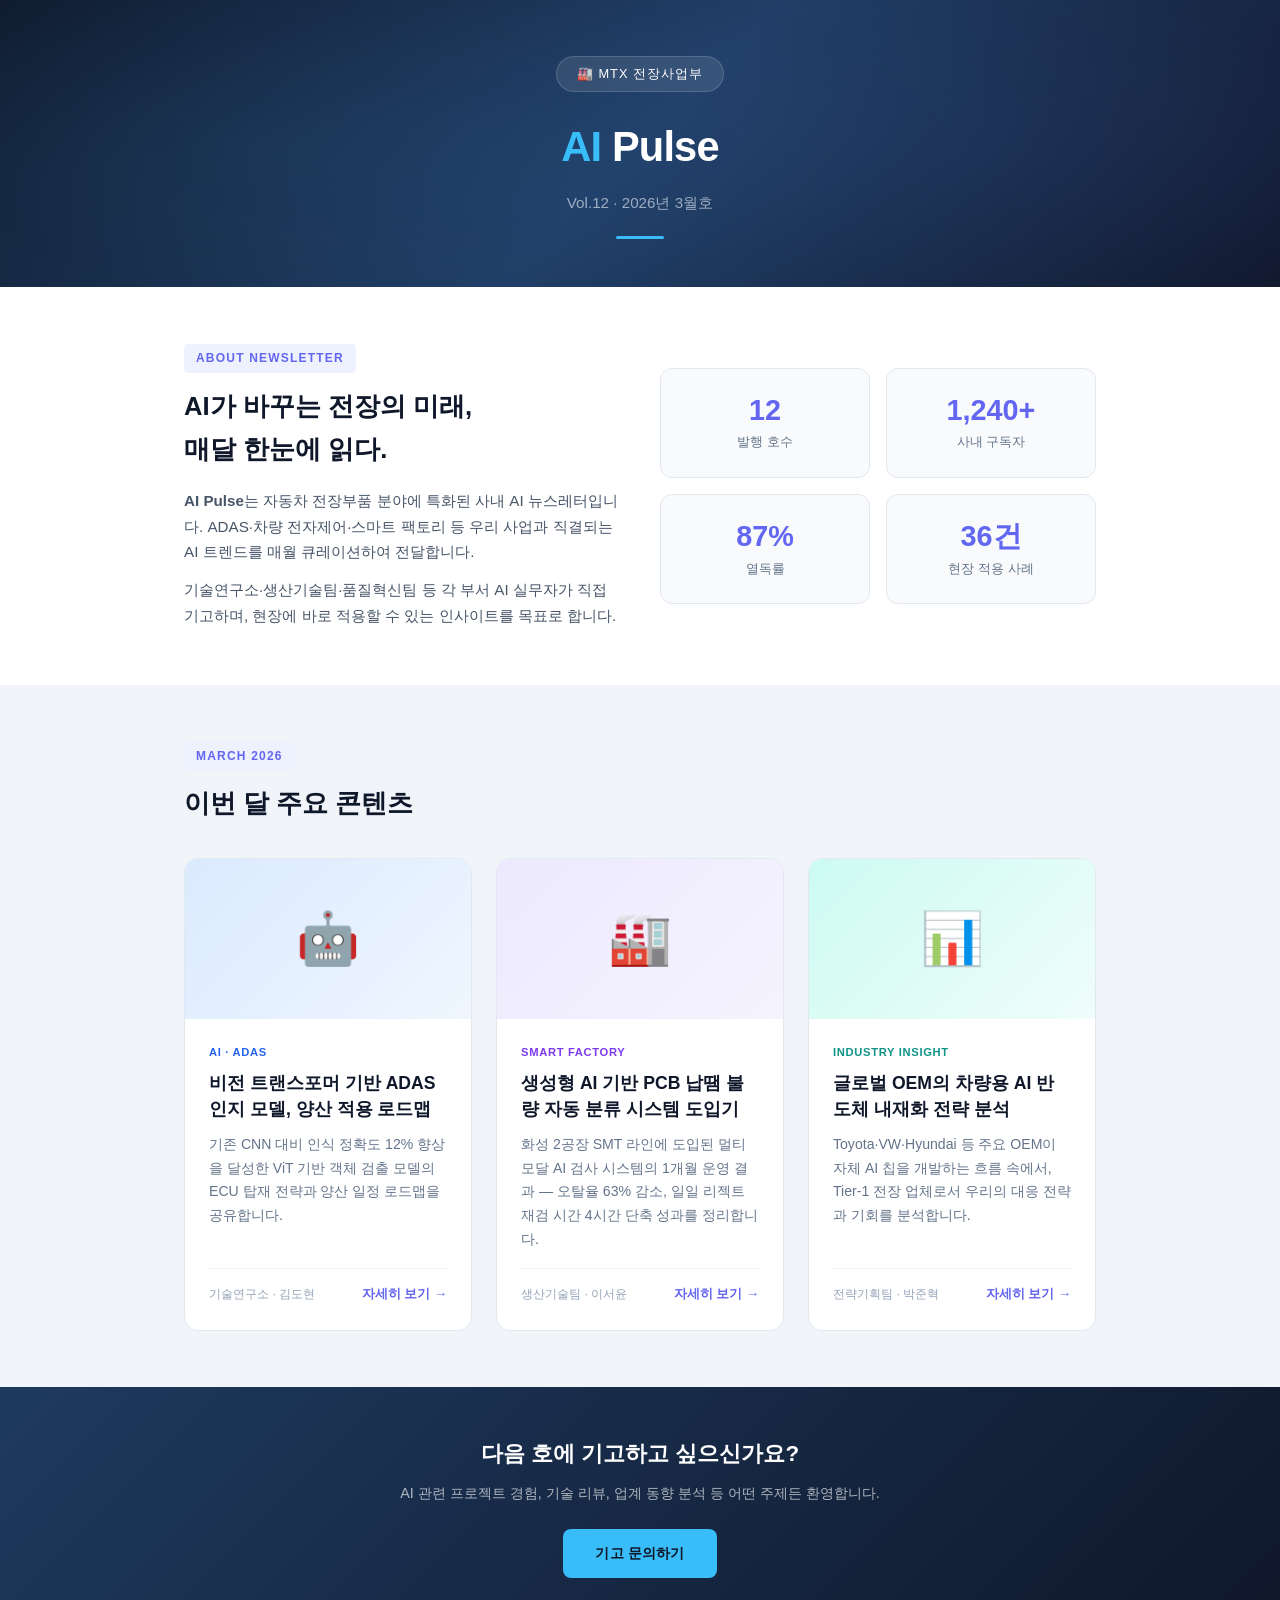
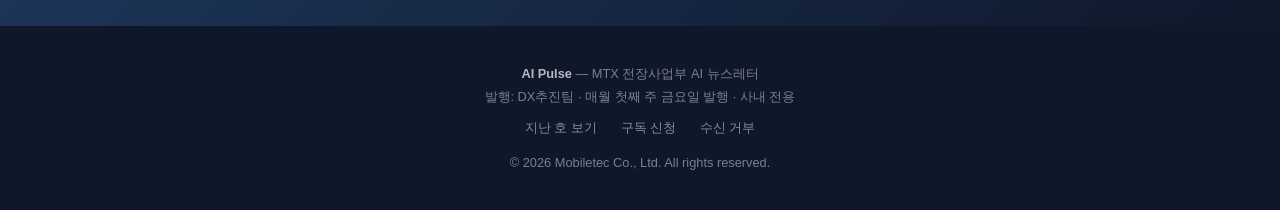
<file: html2/html2-claude.html>
<!DOCTYPE html>
<html lang="ko">
<head>
  <meta charset="UTF-8">
  <meta name="viewport" content="width=device-width, initial-scale=1.0">
  <title>AI Pulse — 사내 AI 뉴스레터</title>
  <style>
    /* ===== Reset & Base ===== */
    *, *::before, *::after { margin: 0; padding: 0; box-sizing: border-box; }
    html { scroll-behavior: smooth; }
    body {
      font-family: 'Pretendard', 'Segoe UI', 'Apple SD Gothic Neo', sans-serif;
      color: #1e293b;
      background: #f1f5f9;
      line-height: 1.7;
      -webkit-font-smoothing: antialiased;
    }

    /* ===== Layout Utility ===== */
    .inner { max-width: 960px; margin: 0 auto; padding: 0 24px; }

    /* ===== Header ===== */
    header {
      background: linear-gradient(135deg, #0f172a 0%, #1e3a5f 50%, #0f172a 100%);
      color: #ffffff;
      padding: 56px 24px 48px;
      text-align: center;
      position: relative;
      overflow: hidden;
    }
    header::before {
      content: '';
      position: absolute;
      top: -60%; left: -20%;
      width: 140%; height: 220%;
      background: radial-gradient(ellipse at 30% 50%, rgba(56,189,248,0.08) 0%, transparent 60%),
                  radial-gradient(ellipse at 70% 50%, rgba(99,102,241,0.07) 0%, transparent 60%);
      pointer-events: none;
    }
    header .logo-badge {
      display: inline-block;
      background: rgba(255,255,255,0.1);
      border: 1px solid rgba(255,255,255,0.15);
      border-radius: 40px;
      padding: 6px 20px;
      font-size: 0.8rem;
      letter-spacing: 0.08em;
      text-transform: uppercase;
      margin-bottom: 20px;
      backdrop-filter: blur(4px);
    }
    header h1 {
      font-size: 2.6rem;
      font-weight: 800;
      letter-spacing: -0.02em;
      margin-bottom: 8px;
      position: relative;
    }
    header h1 span { color: #38bdf8; }
    header .edition {
      font-size: 0.95rem;
      color: rgba(255,255,255,0.6);
      font-weight: 400;
    }
    .header-divider {
      width: 48px; height: 3px;
      background: #38bdf8;
      border-radius: 2px;
      margin: 20px auto 0;
    }

    /* ===== Section Common ===== */
    section { padding: 56px 24px; }
    .section-label {
      display: inline-block;
      font-size: 0.75rem;
      font-weight: 700;
      text-transform: uppercase;
      letter-spacing: 0.1em;
      color: #6366f1;
      background: #eef2ff;
      border-radius: 4px;
      padding: 4px 12px;
      margin-bottom: 12px;
    }
    .section-title {
      font-size: 1.6rem;
      font-weight: 700;
      margin-bottom: 16px;
      color: #0f172a;
    }

    /* ===== Intro Section ===== */
    .intro { background: #ffffff; }
    .intro-grid {
      display: grid;
      grid-template-columns: 1fr 1fr;
      gap: 40px;
      align-items: center;
    }
    .intro-text p {
      color: #475569;
      font-size: 0.95rem;
      margin-bottom: 12px;
    }
    .intro-text p:last-child { margin-bottom: 0; }
    .intro-stats {
      display: grid;
      grid-template-columns: 1fr 1fr;
      gap: 16px;
    }
    .stat-card {
      background: #f8fafc;
      border: 1px solid #e2e8f0;
      border-radius: 12px;
      padding: 24px 20px;
      text-align: center;
    }
    .stat-card .number {
      font-size: 1.8rem;
      font-weight: 800;
      color: #6366f1;
      line-height: 1.2;
    }
    .stat-card .label {
      font-size: 0.8rem;
      color: #64748b;
      margin-top: 4px;
    }

    /* ===== Contents Section ===== */
    .contents { background: #f1f5f9; }
    .card-grid {
      display: grid;
      grid-template-columns: repeat(3, 1fr);
      gap: 24px;
      margin-top: 32px;
    }
    .card {
      background: #ffffff;
      border-radius: 14px;
      overflow: hidden;
      border: 1px solid #e2e8f0;
      display: flex;
      flex-direction: column;
      transition: box-shadow 0.2s ease;
    }
    .card:hover { box-shadow: 0 8px 30px rgba(0,0,0,0.08); }
    .card-thumb {
      height: 160px;
      display: flex;
      align-items: center;
      justify-content: center;
      font-size: 3.2rem;
      position: relative;
    }
    .card-thumb.theme-blue   { background: linear-gradient(135deg, #dbeafe, #eff6ff); }
    .card-thumb.theme-violet { background: linear-gradient(135deg, #ede9fe, #f5f3ff); }
    .card-thumb.theme-teal   { background: linear-gradient(135deg, #ccfbf1, #f0fdfa); }
    .card-body {
      padding: 24px;
      flex: 1;
      display: flex;
      flex-direction: column;
    }
    .card-tag {
      font-size: 0.7rem;
      font-weight: 700;
      text-transform: uppercase;
      letter-spacing: 0.06em;
      margin-bottom: 8px;
    }
    .card-tag.blue   { color: #2563eb; }
    .card-tag.violet { color: #7c3aed; }
    .card-tag.teal   { color: #0d9488; }
    .card-body h3 {
      font-size: 1.1rem;
      font-weight: 700;
      margin-bottom: 10px;
      color: #0f172a;
      line-height: 1.5;
    }
    .card-body p {
      font-size: 0.88rem;
      color: #64748b;
      flex: 1;
      line-height: 1.7;
    }
    .card-meta {
      margin-top: 16px;
      padding-top: 14px;
      border-top: 1px solid #f1f5f9;
      display: flex;
      justify-content: space-between;
      align-items: center;
      font-size: 0.78rem;
      color: #94a3b8;
    }
    .read-more {
      color: #6366f1;
      font-weight: 600;
      text-decoration: none;
      font-size: 0.82rem;
    }
    .read-more:hover { text-decoration: underline; }

    /* ===== CTA Banner ===== */
    .cta-banner {
      background: linear-gradient(135deg, #1e3a5f 0%, #0f172a 100%);
      color: #fff;
      text-align: center;
      padding: 48px 24px;
    }
    .cta-banner h2 {
      font-size: 1.4rem;
      font-weight: 700;
      margin-bottom: 8px;
    }
    .cta-banner p {
      color: rgba(255,255,255,0.65);
      font-size: 0.9rem;
      margin-bottom: 24px;
    }
    .cta-btn {
      display: inline-block;
      background: #38bdf8;
      color: #0f172a;
      font-weight: 700;
      font-size: 0.9rem;
      padding: 12px 32px;
      border-radius: 8px;
      text-decoration: none;
      letter-spacing: 0.01em;
    }
    .cta-btn:hover { background: #7dd3fc; }

    /* ===== Footer ===== */
    footer {
      background: #0f172a;
      color: rgba(255,255,255,0.45);
      padding: 36px 24px;
      text-align: center;
      font-size: 0.8rem;
      line-height: 1.8;
    }
    footer strong { color: rgba(255,255,255,0.7); }
    footer .footer-links { margin-top: 8px; }
    footer .footer-links a {
      color: rgba(255,255,255,0.5);
      text-decoration: none;
      margin: 0 10px;
    }
    footer .footer-links a:hover { color: #38bdf8; }

    /* ===== Responsive ===== */
    @media (max-width: 768px) {
      header h1 { font-size: 1.8rem; }
      .intro-grid { grid-template-columns: 1fr; gap: 32px; }
      .card-grid { grid-template-columns: 1fr; }
    }
    @media (min-width: 769px) and (max-width: 1024px) {
      .card-grid { grid-template-columns: repeat(2, 1fr); }
    }
  </style>
</head>
<body>

  <!-- ========== HEADER ========== -->
  <header>
    <div class="inner">
      <div class="logo-badge">🏭 MTX 전장사업부</div>
      <h1><span>AI</span> Pulse</h1>
      <p class="edition">Vol.12 · 2026년 3월호</p>
      <div class="header-divider"></div>
    </div>
  </header>

  <!-- ========== MAIN ========== -->
  <main>

    <!-- ── Intro ── -->
    <section class="intro">
      <div class="inner intro-grid">
        <div class="intro-text">
          <span class="section-label">About Newsletter</span>
          <h2 class="section-title">AI가 바꾸는 전장의 미래,<br>매달 한눈에 읽다.</h2>
          <p>
            <strong>AI Pulse</strong>는 자동차 전장부품 분야에 특화된 사내 AI 뉴스레터입니다.
            ADAS·차량 전자제어·스마트 팩토리 등 우리 사업과 직결되는 AI 트렌드를
            매월 큐레이션하여 전달합니다.
          </p>
          <p>
            기술연구소·생산기술팀·품질혁신팀 등 각 부서 AI 실무자가 직접 기고하며,
            현장에 바로 적용할 수 있는 인사이트를 목표로 합니다.
          </p>
        </div>
        <div class="intro-stats">
          <div class="stat-card">
            <div class="number">12</div>
            <div class="label">발행 호수</div>
          </div>
          <div class="stat-card">
            <div class="number">1,240+</div>
            <div class="label">사내 구독자</div>
          </div>
          <div class="stat-card">
            <div class="number">87%</div>
            <div class="label">열독률</div>
          </div>
          <div class="stat-card">
            <div class="number">36건</div>
            <div class="label">현장 적용 사례</div>
          </div>
        </div>
      </div>
    </section>

    <!-- ── This Month's Contents ── -->
    <section class="contents">
      <div class="inner">
        <span class="section-label">March 2026</span>
        <h2 class="section-title">이번 달 주요 콘텐츠</h2>

        <div class="card-grid">

          <!-- Card 1 -->
          <article class="card">
            <div class="card-thumb theme-blue">🤖</div>
            <div class="card-body">
              <span class="card-tag blue">AI · ADAS</span>
              <h3>비전 트랜스포머 기반 ADAS 인지 모델, 양산 적용 로드맵</h3>
              <p>
                기존 CNN 대비 인식 정확도 12% 향상을 달성한 ViT 기반 객체 검출 모델의
                ECU 탑재 전략과 양산 일정 로드맵을 공유합니다.
              </p>
              <div class="card-meta">
                <span>기술연구소 · 김도현</span>
                <a href="#" class="read-more">자세히 보기 →</a>
              </div>
            </div>
          </article>

          <!-- Card 2 -->
          <article class="card">
            <div class="card-thumb theme-violet">🏭</div>
            <div class="card-body">
              <span class="card-tag violet">Smart Factory</span>
              <h3>생성형 AI 기반 PCB 납땜 불량 자동 분류 시스템 도입기</h3>
              <p>
                화성 2공장 SMT 라인에 도입된 멀티모달 AI 검사 시스템의 1개월 운영 결과 —
                오탈율 63% 감소, 일일 리젝트 재검 시간 4시간 단축 성과를 정리합니다.
              </p>
              <div class="card-meta">
                <span>생산기술팀 · 이서윤</span>
                <a href="#" class="read-more">자세히 보기 →</a>
              </div>
            </div>
          </article>

          <!-- Card 3 -->
          <article class="card">
            <div class="card-thumb theme-teal">📊</div>
            <div class="card-body">
              <span class="card-tag teal">Industry Insight</span>
              <h3>글로벌 OEM의 차량용 AI 반도체 내재화 전략 분석</h3>
              <p>
                Toyota·VW·Hyundai 등 주요 OEM이 자체 AI 칩을 개발하는 흐름 속에서,
                Tier-1 전장 업체로서 우리의 대응 전략과 기회를 분석합니다.
              </p>
              <div class="card-meta">
                <span>전략기획팀 · 박준혁</span>
                <a href="#" class="read-more">자세히 보기 →</a>
              </div>
            </div>
          </article>

        </div>
      </div>
    </section>

    <!-- ── CTA ── -->
    <section class="cta-banner">
      <div class="inner">
        <h2>다음 호에 기고하고 싶으신가요?</h2>
        <p>AI 관련 프로젝트 경험, 기술 리뷰, 업계 동향 분석 등 어떤 주제든 환영합니다.</p>
        <a href="mailto:ai-pulse@mobiletec.co.kr" class="cta-btn">기고 문의하기</a>
      </div>
    </section>

  </main>

  <!-- ========== FOOTER ========== -->
  <footer>
    <div class="inner">
      <p><strong>AI Pulse</strong> — MTX 전장사업부 AI 뉴스레터</p>
      <p>발행: DX추진팀 · 매월 첫째 주 금요일 발행 · 사내 전용</p>
      <div class="footer-links">
        <a href="#">지난 호 보기</a>
        <a href="#">구독 신청</a>
        <a href="#">수신 거부</a>
      </div>
      <p style="margin-top: 12px;">© 2026 Mobiletec Co., Ltd. All rights reserved.</p>
    </div>
  </footer>

</body>
</html>
</file>
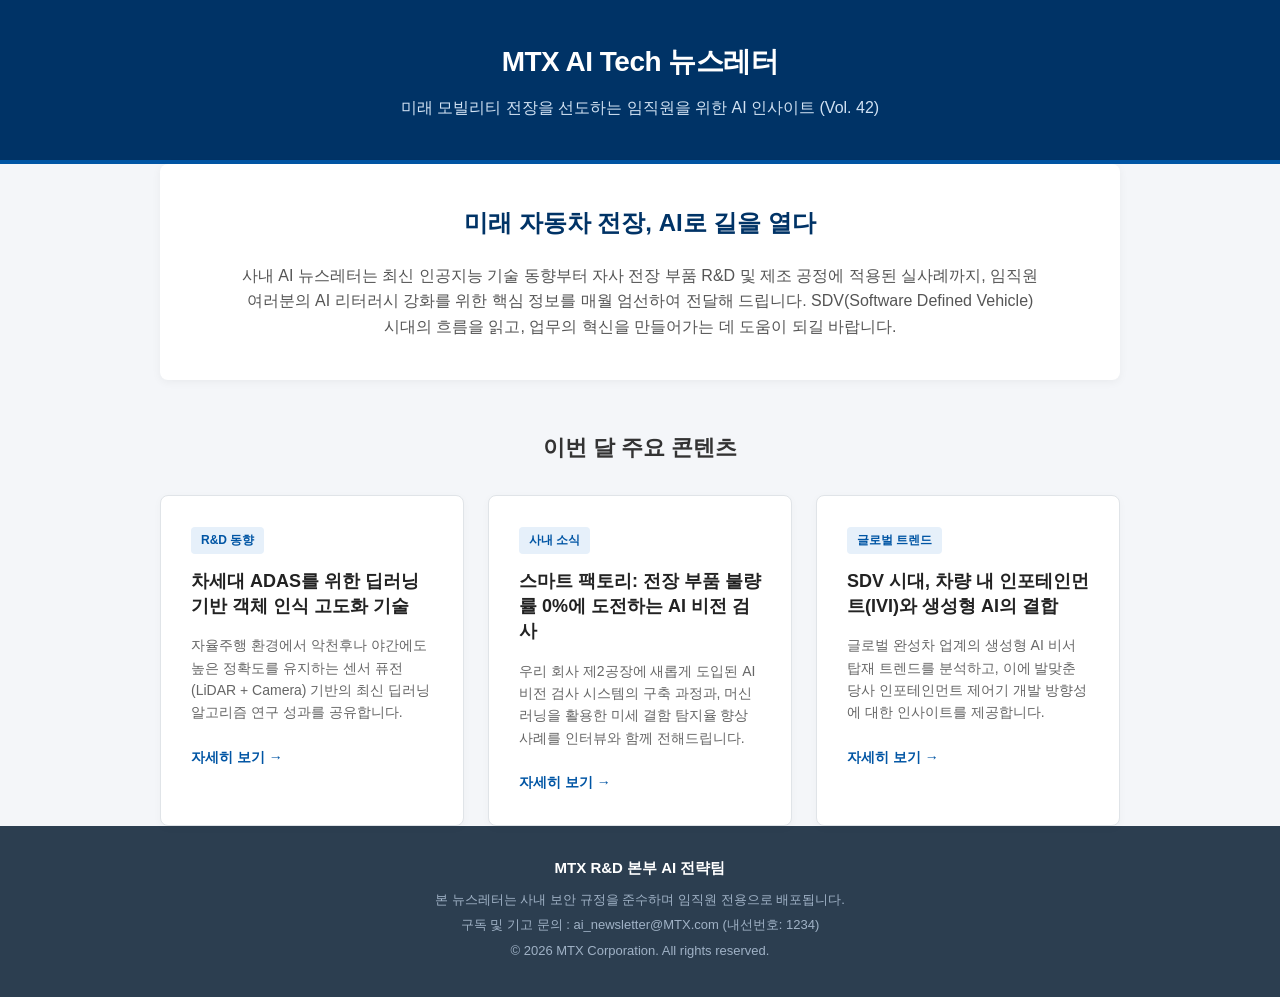
<file: html2/html2-gemini.html>
<!DOCTYPE html>
<html lang="ko">
<head>
    <meta charset="UTF-8">
    <meta name="viewport" content="width=device-width, initial-scale=1.0">
    <title>MTX 사내 AI 뉴스레터</title>
    <style>
        /* CSS Reset & 기본 설정 */
        * {
            margin: 0;
            padding: 0;
            box-sizing: border-box;
        }

        body {
            font-family: 'Pretendard', 'Malgun Gothic', '맑은 고딕', 'Apple SD Gothic Neo', sans-serif;
            line-height: 1.6;
            color: #333;
            background-color: #f4f6f9;
        }

        /* 공통 레이아웃 */
        .container {
            max-width: 1000px;
            margin: 0 auto;
            padding: 0 20px;
        }

        /* 헤더 스타일 */
        header {
            background-color: #003366;
            color: #ffffff;
            padding: 40px 0;
            text-align: center;
            border-bottom: 4px solid #0055a4;
        }

        header h1 {
            font-size: 28px;
            margin-bottom: 10px;
            letter-spacing: -0.5px;
        }

        header p {
            font-size: 16px;
            color: #d1e2f3;
        }

        /* 메인 콘텐츠 영역 */
        main {
            padding: 50px 0;
        }

        /* 소개 섹션 */
        .intro {
            background-color: #ffffff;
            padding: 40px;
            border-radius: 8px;
            box-shadow: 0 2px 10px rgba(0, 0, 0, 0.05);
            margin-bottom: 40px;
            text-align: center;
        }

        .intro h2 {
            font-size: 24px;
            color: #003366;
            margin-bottom: 20px;
        }

        .intro p {
            font-size: 16px;
            color: #555;
            max-width: 800px;
            margin: 0 auto;
        }

        /* 이번 달 주요 콘텐츠 섹션 */
        .contents {
            margin-top: 50px;
        }

        .contents-title {
            font-size: 22px;
            color: #333;
            margin-bottom: 30px;
            text-align: center;
            font-weight: bold;
        }

        .card-grid {
            display: flex;
            gap: 24px;
            flex-wrap: wrap;
        }

        /* 개별 콘텐츠 카드 */
        .card {
            background-color: #ffffff;
            flex: 1;
            min-width: 280px;
            border-radius: 8px;
            border: 1px solid #e0e4e8;
            padding: 30px;
            box-shadow: 0 2px 8px rgba(0, 0, 0, 0.03);
            transition: transform 0.2s, box-shadow 0.2s;
        }

        .card:hover {
            transform: translateY(-5px);
            box-shadow: 0 5px 15px rgba(0, 0, 0, 0.1);
        }

        .card-category {
            display: inline-block;
            font-size: 12px;
            font-weight: bold;
            color: #0055a4;
            background-color: #e6f0fa;
            padding: 4px 10px;
            border-radius: 4px;
            margin-bottom: 15px;
        }

        .card h3 {
            font-size: 18px;
            color: #222;
            margin-bottom: 15px;
            line-height: 1.4;
        }

        .card p {
            font-size: 14px;
            color: #666;
            margin-bottom: 20px;
        }

        .read-more {
            display: inline-block;
            text-decoration: none;
            color: #0055a4;
            font-size: 14px;
            font-weight: bold;
        }

        .read-more:hover {
            text-decoration: underline;
        }

        /* 푸터 스타일 */
        footer {
            background-color: #2c3e50;
            color: #a0b2c6;
            padding: 30px 0;
            text-align: center;
            font-size: 13px;
        }

        footer strong {
            color: #ffffff;
            display: block;
            margin-bottom: 10px;
            font-size: 15px;
        }

        footer p {
            margin-bottom: 5px;
        }
    </style>
</head>
<body>

    <!-- 헤더 영역 -->
    <header>
        <div class="container">
            <h1>MTX AI Tech 뉴스레터</h1>
            <p>미래 모빌리티 전장을 선도하는 임직원을 위한 AI 인사이트 (Vol. 42)</p>
        </div>
    </header>

    <!-- 메인 콘텐츠 영역 -->
    <main class="container">
        
        <!-- 소개 섹션 -->
        <section class="intro">
            <h2>미래 자동차 전장, AI로 길을 열다</h2>
            <p>
                사내 AI 뉴스레터는 최신 인공지능 기술 동향부터 자사 전장 부품 R&D 및 제조 공정에 적용된 실사례까지, 
                임직원 여러분의 AI 리터러시 강화를 위한 핵심 정보를 매월 엄선하여 전달해 드립니다. 
                SDV(Software Defined Vehicle) 시대의 흐름을 읽고, 업무의 혁신을 만들어가는 데 도움이 되길 바랍니다.
            </p>
        </section>

        <!-- 주요 콘텐츠 섹션 -->
        <section class="contents">
            <h2 class="contents-title">이번 달 주요 콘텐츠</h2>
            
            <div class="card-grid">
                <!-- 콘텐츠 1 -->
                <article class="card">
                    <span class="card-category">R&D 동향</span>
                    <h3>차세대 ADAS를 위한 딥러닝 기반 객체 인식 고도화 기술</h3>
                    <p>자율주행 환경에서 악천후나 야간에도 높은 정확도를 유지하는 센서 퓨전(LiDAR + Camera) 기반의 최신 딥러닝 알고리즘 연구 성과를 공유합니다.</p>
                    <a href="#" class="read-more">자세히 보기 &rarr;</a>
                </article>

                <!-- 콘텐츠 2 -->
                <article class="card">
                    <span class="card-category">사내 소식</span>
                    <h3>스마트 팩토리: 전장 부품 불량률 0%에 도전하는 AI 비전 검사</h3>
                    <p>우리 회사 제2공장에 새롭게 도입된 AI 비전 검사 시스템의 구축 과정과, 머신러닝을 활용한 미세 결함 탐지율 향상 사례를 인터뷰와 함께 전해드립니다.</p>
                    <a href="#" class="read-more">자세히 보기 &rarr;</a>
                </article>

                <!-- 콘텐츠 3 -->
                <article class="card">
                    <span class="card-category">글로벌 트렌드</span>
                    <h3>SDV 시대, 차량 내 인포테인먼트(IVI)와 생성형 AI의 결합</h3>
                    <p>글로벌 완성차 업계의 생성형 AI 비서 탑재 트렌드를 분석하고, 이에 발맞춘 당사 인포테인먼트 제어기 개발 방향성에 대한 인사이트를 제공합니다.</p>
                    <a href="#" class="read-more">자세히 보기 &rarr;</a>
                </article>
            </div>
        </section>

    </main>

    <!-- 푸터 영역 -->
    <footer>
        <div class="container">
            <strong>MTX R&D 본부 AI 전략팀</strong>
            <p>본 뉴스레터는 사내 보안 규정을 준수하며 임직원 전용으로 배포됩니다.</p>
            <p>구독 및 기고 문의 : ai_newsletter@MTX.com (내선번호: 1234)</p>
            <p>&copy; 2026 MTX Corporation. All rights reserved.</p>
        </div>
    </footer>

</body>
</html>
</file>
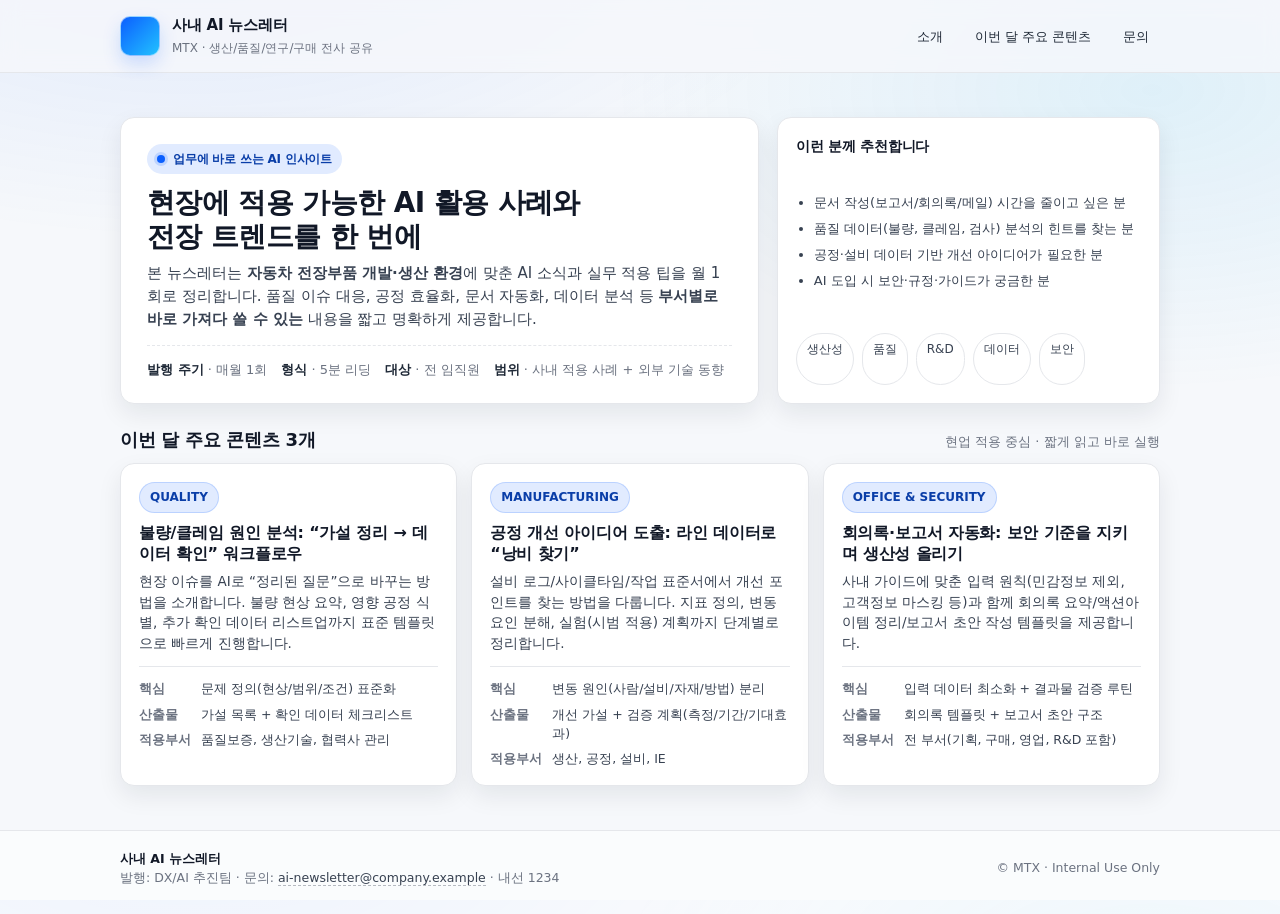
<file: html2/html2-gpt.html>
<!doctype html>
<html lang="ko">
<head>
  <meta charset="utf-8" />
  <meta name="viewport" content="width=device-width, initial-scale=1" />
  <title>사내 AI 뉴스레터 소개 | MTX</title>
  <style>
    :root{
      --bg: #f6f8fb;
      --surface: #ffffff;
      --text: #111827;
      --muted: #6b7280;
      --border: #e5e7eb;
      --primary: #0b5fff;
      --primary-weak: rgba(11, 95, 255, 0.12);
      --shadow: 0 10px 25px rgba(17, 24, 39, 0.08);
      --radius: 14px;
      --max: 1040px;
    }

    *{ box-sizing: border-box; }
    html, body{ height: 100%; }
    body{
      margin: 0;
      font-family: system-ui, -apple-system, "Segoe UI", Roboto, "Noto Sans KR", Arial, sans-serif;
      color: var(--text);
      background:
        radial-gradient(1200px 600px at 15% -10%, rgba(11, 95, 255, 0.10), transparent 55%),
        radial-gradient(900px 500px at 90% 10%, rgba(14, 165, 233, 0.10), transparent 60%),
        var(--bg);
      line-height: 1.55;
    }

    a{ color: inherit; }
    .container{
      width: min(var(--max), calc(100% - 48px));
      margin: 0 auto;
    }

    /* Header */
    header{
      position: sticky;
      top: 0;
      z-index: 10;
      background: rgba(246, 248, 251, 0.78);
      backdrop-filter: blur(10px);
      border-bottom: 1px solid var(--border);
    }
    .header-inner{
      display: flex;
      align-items: center;
      justify-content: space-between;
      gap: 16px;
      padding: 14px 0;
    }
    .brand{
      display: flex;
      align-items: center;
      gap: 12px;
      min-width: 260px;
    }
    .logo{
      width: 40px;
      height: 40px;
      border-radius: 10px;
      background:
        linear-gradient(135deg, var(--primary), #22c1ff);
      box-shadow: 0 8px 18px rgba(11, 95, 255, 0.18);
      border: 1px solid rgba(255,255,255,0.55);
    }
    .brand h1{
      font-size: 15px;
      margin: 0;
      letter-spacing: -0.2px;
      font-weight: 700;
    }
    .brand p{
      margin: 2px 0 0 0;
      font-size: 12px;
      color: var(--muted);
    }
    nav[aria-label="페이지 섹션"] ul{
      margin: 0;
      padding: 0;
      list-style: none;
      display: flex;
      gap: 10px;
      flex-wrap: wrap;
      justify-content: flex-end;
    }
    nav a{
      text-decoration: none;
      font-size: 13px;
      color: #1f2937;
      padding: 8px 10px;
      border-radius: 10px;
      border: 1px solid transparent;
    }
    nav a:hover{
      border-color: var(--border);
      background: #fff;
    }

    /* Main layout */
    main{
      padding: 34px 0 44px;
    }
    .hero{
      display: grid;
      grid-template-columns: 1.25fr 0.75fr;
      gap: 18px;
      align-items: stretch;
      margin-top: 10px;
    }
    .card{
      background: var(--surface);
      border: 1px solid var(--border);
      border-radius: var(--radius);
      box-shadow: var(--shadow);
    }
    .hero .intro-card{
      padding: 26px 26px 22px;
    }
    .kicker{
      display: inline-flex;
      align-items: center;
      gap: 8px;
      padding: 6px 10px;
      border-radius: 999px;
      background: var(--primary-weak);
      color: #0a3ea8;
      font-weight: 700;
      font-size: 12px;
      letter-spacing: -0.2px;
    }
    .kicker::before{
      content: "";
      width: 8px;
      height: 8px;
      border-radius: 99px;
      background: var(--primary);
      box-shadow: 0 0 0 3px rgba(11, 95, 255, 0.16);
    }
    .hero h2{
      margin: 12px 0 8px;
      font-size: 28px;
      letter-spacing: -0.6px;
      line-height: 1.2;
    }
    .hero p{
      margin: 0;
      color: #374151;
      font-size: 15px;
      max-width: 70ch;
    }
    .meta{
      display: flex;
      gap: 14px;
      flex-wrap: wrap;
      margin-top: 14px;
      padding-top: 14px;
      border-top: 1px dashed var(--border);
      color: var(--muted);
      font-size: 13px;
    }
    .meta strong{
      color: #1f2937;
      font-weight: 700;
    }

    .aside-card{
      padding: 18px;
      display: grid;
      gap: 10px;
    }
    .aside-card h3{
      margin: 0;
      font-size: 14px;
      letter-spacing: -0.2px;
    }
    .aside-card ul{
      margin: 0;
      padding-left: 18px;
      color: #374151;
      font-size: 13px;
    }
    .aside-card li{
      margin: 6px 0;
    }
    .pill-row{
      display: flex;
      gap: 8px;
      flex-wrap: wrap;
      margin-top: 6px;
    }
    .pill{
      font-size: 12px;
      color: #374151;
      border: 1px solid var(--border);
      background: #fff;
      padding: 6px 10px;
      border-radius: 999px;
    }

    /* Sections */
    section{
      margin-top: 22px;
    }
    .section-head{
      display: flex;
      align-items: baseline;
      justify-content: space-between;
      gap: 10px;
      margin-bottom: 10px;
    }
    .section-head h3{
      margin: 0;
      font-size: 18px;
      letter-spacing: -0.3px;
    }
    .section-head p{
      margin: 0;
      color: var(--muted);
      font-size: 13px;
    }

    /* Content cards */
    .grid-3{
      display: grid;
      grid-template-columns: repeat(3, 1fr);
      gap: 14px;
    }
    article{
      padding: 18px 18px 16px;
    }
    article header{
      position: static;
      background: transparent;
      backdrop-filter: none;
      border: 0;
      padding: 0;
    }
    .tag{
      display: inline-block;
      font-size: 12px;
      font-weight: 700;
      color: #0a3ea8;
      background: var(--primary-weak);
      border: 1px solid rgba(11, 95, 255, 0.18);
      padding: 5px 10px;
      border-radius: 999px;
      margin-bottom: 10px;
    }
    article h4{
      margin: 0 0 6px;
      font-size: 16px;
      letter-spacing: -0.2px;
      line-height: 1.3;
    }
    article p{
      margin: 0 0 12px;
      color: #374151;
      font-size: 13.5px;
    }
    dl{
      margin: 0;
      display: grid;
      grid-template-columns: auto 1fr;
      gap: 6px 10px;
      padding-top: 12px;
      border-top: 1px solid var(--border);
      color: #374151;
      font-size: 12.5px;
    }
    dt{
      color: var(--muted);
      font-weight: 700;
    }
    dd{
      margin: 0;
    }

    /* Footer */
    footer{
      border-top: 1px solid var(--border);
      padding: 18px 0 26px;
      color: var(--muted);
      font-size: 12.5px;
      background: rgba(255,255,255,0.45);
    }
    .footer-inner{
      display: flex;
      align-items: center;
      justify-content: space-between;
      gap: 12px;
      flex-wrap: wrap;
    }
    .footer-inner a{
      color: #374151;
      text-decoration: none;
      border-bottom: 1px dashed rgba(55, 65, 81, 0.35);
    }
    .footer-inner a:hover{
      border-bottom-style: solid;
    }

    /* Accessibility / utilities */
    .skip-link{
      position: absolute;
      left: -9999px;
      top: 10px;
      background: #fff;
      border: 1px solid var(--border);
      padding: 10px 12px;
      border-radius: 10px;
      box-shadow: var(--shadow);
      color: #111827;
      text-decoration: none;
      font-size: 13px;
    }
    .skip-link:focus{
      left: 16px;
      z-index: 999;
    }

    /* Responsive */
    @media (max-width: 920px){
      .hero{
        grid-template-columns: 1fr;
      }
      .brand{
        min-width: unset;
      }
    }
    @media (max-width: 860px){
      .grid-3{
        grid-template-columns: 1fr;
      }
      nav[aria-label="페이지 섹션"] ul{
        justify-content: flex-start;
      }
    }

    @media print{
      header{ position: static; }
      .card{ box-shadow: none; }
      body{ background: #fff; }
      nav{ display: none; }
    }
  </style>
</head>

<body>
  <a class="skip-link" href="#content">본문으로 바로가기</a>

  <header>
    <div class="container header-inner">
      <div class="brand" aria-label="브랜드">
        <div class="logo" aria-hidden="true"></div>
        <div>
          <h1>사내 AI 뉴스레터</h1>
          <p>MTX · 생산/품질/연구/구매 전사 공유</p>
        </div>
      </div>

      <nav aria-label="페이지 섹션">
        <ul>
          <li><a href="#intro">소개</a></li>
          <li><a href="#highlights">이번 달 주요 콘텐츠</a></li>
          <li><a href="#footer">문의</a></li>
        </ul>
      </nav>
    </div>
  </header>

  <main id="content" class="container" role="main">
    <section class="hero" aria-label="소개 요약">
      <div class="card intro-card" id="intro">
        <span class="kicker">업무에 바로 쓰는 AI 인사이트</span>
        <h2>현장에 적용 가능한 AI 활용 사례와<br />전장 트렌드를 한 번에</h2>
        <p>
          본 뉴스레터는 <strong>자동차 전장부품 개발·생산 환경</strong>에 맞춘 AI 소식과 실무 적용 팁을 월 1회로 정리합니다.
          품질 이슈 대응, 공정 효율화, 문서 자동화, 데이터 분석 등 <strong>부서별로 바로 가져다 쓸 수 있는</strong> 내용을
          짧고 명확하게 제공합니다.
        </p>

        <div class="meta" aria-label="운영 정보">
          <div><strong>발행 주기</strong> · 매월 1회</div>
          <div><strong>형식</strong> · 5분 리딩</div>
          <div><strong>대상</strong> · 전 임직원</div>
          <div><strong>범위</strong> · 사내 적용 사례 + 외부 기술 동향</div>
        </div>
      </div>

      <aside class="card aside-card" aria-label="이런 분께 추천">
        <h3>이런 분께 추천합니다</h3>
        <ul>
          <li>문서 작성(보고서/회의록/메일) 시간을 줄이고 싶은 분</li>
          <li>품질 데이터(불량, 클레임, 검사) 분석의 힌트를 찾는 분</li>
          <li>공정·설비 데이터 기반 개선 아이디어가 필요한 분</li>
          <li>AI 도입 시 보안·규정·가이드가 궁금한 분</li>
        </ul>
        <div class="pill-row" aria-label="키워드">
          <span class="pill">생산성</span>
          <span class="pill">품질</span>
          <span class="pill">R&amp;D</span>
          <span class="pill">데이터</span>
          <span class="pill">보안</span>
        </div>
      </aside>
    </section>

    <section id="highlights" aria-label="이번 달 주요 콘텐츠">
      <div class="section-head">
        <h3>이번 달 주요 콘텐츠 3개</h3>
        <p>현업 적용 중심 · 짧게 읽고 바로 실행</p>
      </div>

      <div class="grid-3">
        <article class="card" aria-label="콘텐츠 1: 품질 분석">
          <header>
            <span class="tag">QUALITY</span>
            <h4>불량/클레임 원인 분석: “가설 정리 → 데이터 확인” 워크플로우</h4>
          </header>
          <p>
            현장 이슈를 AI로 “정리된 질문”으로 바꾸는 방법을 소개합니다.
            불량 현상 요약, 영향 공정 식별, 추가 확인 데이터 리스트업까지
            표준 템플릿으로 빠르게 진행합니다.
          </p>
          <dl>
            <dt>핵심</dt><dd>문제 정의(현상/범위/조건) 표준화</dd>
            <dt>산출물</dt><dd>가설 목록 + 확인 데이터 체크리스트</dd>
            <dt>적용부서</dt><dd>품질보증, 생산기술, 협력사 관리</dd>
          </dl>
        </article>

        <article class="card" aria-label="콘텐츠 2: 생산/공정">
          <header>
            <span class="tag">MANUFACTURING</span>
            <h4>공정 개선 아이디어 도출: 라인 데이터로 “낭비 찾기”</h4>
          </header>
          <p>
            설비 로그/사이클타임/작업 표준서에서 개선 포인트를 찾는 방법을 다룹니다.
            지표 정의, 변동 요인 분해, 실험(시범 적용) 계획까지 단계별로 정리합니다.
          </p>
          <dl>
            <dt>핵심</dt><dd>변동 원인(사람/설비/자재/방법) 분리</dd>
            <dt>산출물</dt><dd>개선 가설 + 검증 계획(측정/기간/기대효과)</dd>
            <dt>적용부서</dt><dd>생산, 공정, 설비, IE</dd>
          </dl>
        </article>

        <article class="card" aria-label="콘텐츠 3: 사무자동화/보안">
          <header>
            <span class="tag">OFFICE &amp; SECURITY</span>
            <h4>회의록·보고서 자동화: 보안 기준을 지키며 생산성 올리기</h4>
          </header>
          <p>
            사내 가이드에 맞춘 입력 원칙(민감정보 제외, 고객정보 마스킹 등)과 함께
            회의록 요약/액션아이템 정리/보고서 초안 작성 템플릿을 제공합니다.
          </p>
          <dl>
            <dt>핵심</dt><dd>입력 데이터 최소화 + 결과물 검증 루틴</dd>
            <dt>산출물</dt><dd>회의록 템플릿 + 보고서 초안 구조</dd>
            <dt>적용부서</dt><dd>전 부서(기획, 구매, 영업, R&amp;D 포함)</dd>
          </dl>
        </article>
      </div>
    </section>
  </main>

  <footer id="footer" role="contentinfo">
    <div class="container footer-inner">
      <div>
        <strong style="color:#111827;">사내 AI 뉴스레터</strong><br />
        <span>발행: DX/AI 추진팀 · 문의: </span>
        <a href="mailto:ai-newsletter@company.example">ai-newsletter@company.example</a>
        <span> · 내선 1234</span>
      </div>
      <div>
        <span>© </span>
        <span>MTX</span>
        <span> · Internal Use Only</span>
      </div>
    </div>
  </footer>
</body>
</html>
</file>
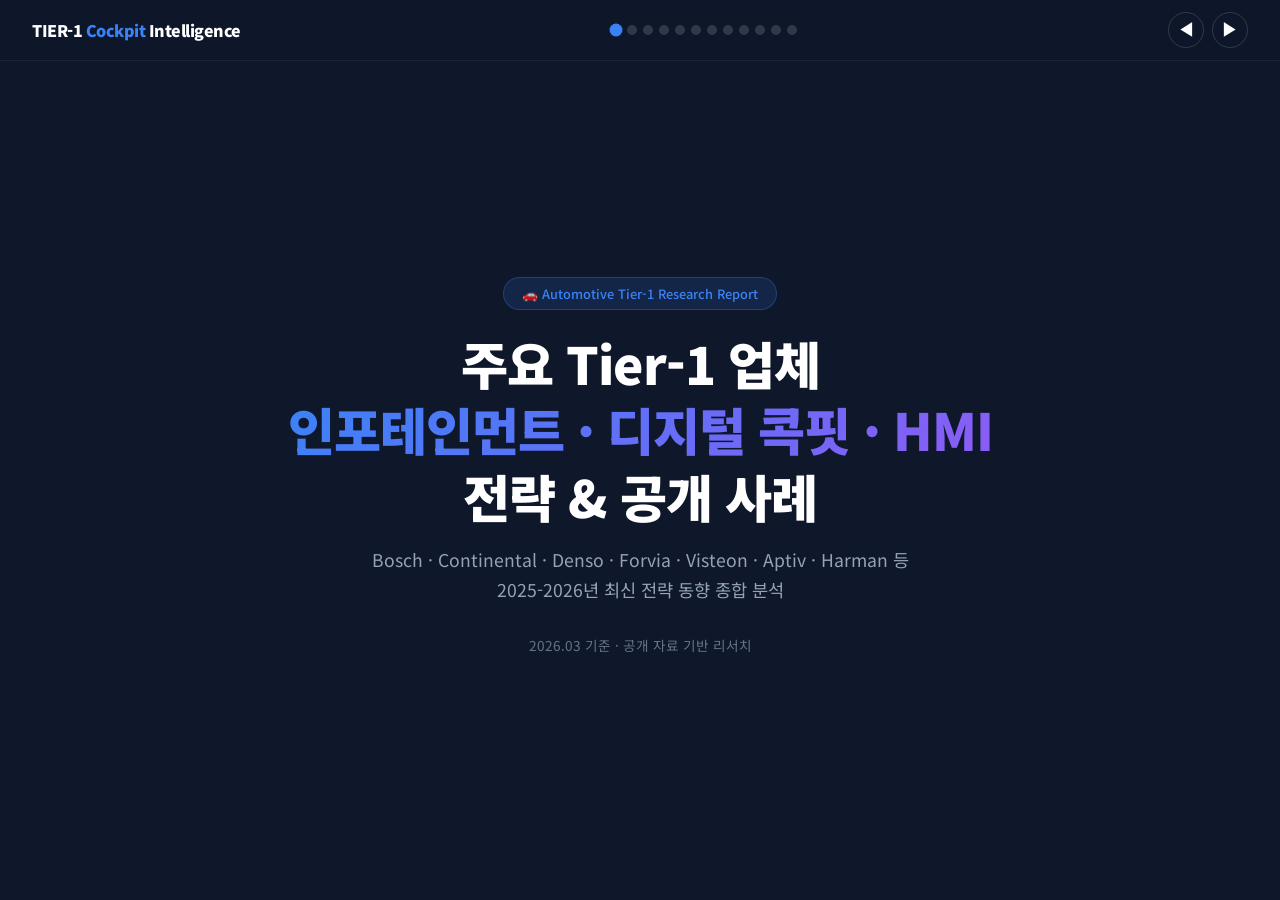
<file: websearch2/websearch2-claude.html>
<!DOCTYPE html>
<html lang="ko">
<head>
<meta charset="UTF-8">
<meta name="viewport" content="width=device-width, initial-scale=1.0">
<title>Tier-1 인포테인먼트 / 디지털 콕핏 / HMI 전략 리서치 2025-2026</title>
<style>
  @import url('https://fonts.googleapis.com/css2?family=Noto+Sans+KR:wght@300;400;500;700;900&display=swap');

  :root {
    --primary: #0f172a;
    --accent: #3b82f6;
    --accent2: #8b5cf6;
    --accent3: #06b6d4;
    --accent4: #f59e0b;
    --accent5: #ef4444;
    --accent6: #10b981;
    --light: #f8fafc;
    --card-bg: rgba(255,255,255,0.06);
    --card-border: rgba(255,255,255,0.1);
  }

  * { margin:0; padding:0; box-sizing:border-box; }

  body {
    font-family: 'Noto Sans KR', sans-serif;
    background: var(--primary);
    color: #e2e8f0;
    overflow-x: hidden;
  }

  /* ── Navigation ── */
  .nav-bar {
    position: fixed; top:0; left:0; width:100%; z-index:1000;
    display: flex; align-items: center; justify-content: space-between;
    padding: 12px 32px;
    background: rgba(15,23,42,0.92);
    backdrop-filter: blur(12px);
    border-bottom: 1px solid rgba(255,255,255,0.06);
  }
  .nav-bar .logo { font-weight:900; font-size:1rem; color:#fff; letter-spacing:-0.5px; }
  .nav-bar .logo span { color: var(--accent); }
  .nav-dots { display:flex; gap:6px; }
  .nav-dots .dot {
    width:10px; height:10px; border-radius:50%;
    background: rgba(255,255,255,0.15); cursor:pointer;
    transition: all .3s;
  }
  .nav-dots .dot.active { background: var(--accent); transform: scale(1.3); }
  .nav-arrows { display:flex; gap:8px; }
  .nav-arrows button {
    width:36px; height:36px; border-radius:50%;
    border: 1px solid rgba(255,255,255,0.15);
    background: transparent; color:#fff; font-size:1.1rem;
    cursor:pointer; transition: all .3s;
  }
  .nav-arrows button:hover { background: var(--accent); border-color: var(--accent); }

  /* ── Slide Container ── */
  .slides-wrapper {
    width: 100%; height: 100vh;
    overflow: hidden; position: relative;
    margin-top: 0;
  }
  .slide {
    width:100%; height:100vh;
    display:none; flex-direction:column;
    justify-content:center; align-items:center;
    padding: 80px 48px 48px;
    position: relative;
    animation: fadeSlide .6s ease;
  }
  .slide.active { display:flex; }

  @keyframes fadeSlide {
    from { opacity:0; transform:translateY(30px); }
    to { opacity:1; transform:translateY(0); }
  }

  /* ── Cover Slide ── */
  .cover { text-align:center; }
  .cover .tag {
    display:inline-block; padding:6px 18px; border-radius:20px;
    background: rgba(59,130,246,0.15); color: var(--accent);
    font-size:.8rem; font-weight:500; margin-bottom:20px;
    border: 1px solid rgba(59,130,246,0.3);
  }
  .cover h1 {
    font-size: clamp(2rem, 4vw, 3.2rem);
    font-weight:900; color:#fff; line-height:1.3;
    margin-bottom:16px; letter-spacing:-1px;
  }
  .cover h1 .highlight { 
    background: linear-gradient(135deg, var(--accent), var(--accent2));
    -webkit-background-clip:text; -webkit-text-fill-color:transparent;
  }
  .cover .sub { font-size:1.1rem; color:#94a3b8; max-width:700px; margin:0 auto 30px; line-height:1.7; }
  .cover .meta { font-size:.85rem; color:#64748b; }

  /* ── Content Slides ── */
  .slide-inner { max-width:1200px; width:100%; }
  .slide-header {
    display:flex; align-items:center; gap:14px;
    margin-bottom:32px;
  }
  .slide-num {
    width:44px; height:44px; border-radius:12px;
    display:flex; align-items:center; justify-content:center;
    font-weight:900; font-size:1.1rem; color:#fff; flex-shrink:0;
  }
  .slide-header h2 {
    font-size: clamp(1.4rem, 2.5vw, 1.9rem);
    font-weight:800; color:#fff; letter-spacing:-.5px;
  }
  .slide-header .subtitle {
    font-size:.9rem; color:#94a3b8; margin-top:2px;
  }

  /* ── Cards Grid ── */
  .cards { display:grid; gap:18px; }
  .cards.cols-2 { grid-template-columns: repeat(2, 1fr); }
  .cards.cols-3 { grid-template-columns: repeat(3, 1fr); }
  .cards.cols-4 { grid-template-columns: repeat(4, 1fr); }
  .cards.cols-7 { grid-template-columns: repeat(7, 1fr); }

  .card {
    background: var(--card-bg);
    border: 1px solid var(--card-border);
    border-radius: 16px;
    padding: 24px;
    transition: all .3s;
    position: relative;
    overflow: hidden;
  }
  .card:hover {
    transform: translateY(-3px);
    border-color: rgba(59,130,246,0.3);
    background: rgba(255,255,255,0.09);
  }
  .card .icon {
    width:42px; height:42px; border-radius:10px;
    display:flex; align-items:center; justify-content:center;
    font-size:1.3rem; margin-bottom:14px; flex-shrink:0;
  }
  .card h3 { font-size:1rem; font-weight:700; color:#fff; margin-bottom:8px; }
  .card p { font-size:.82rem; color:#94a3b8; line-height:1.65; }
  .card .badge {
    display:inline-block; padding:3px 10px; border-radius:6px;
    font-size:.7rem; font-weight:600; margin-bottom:10px;
  }

  /* Company cards */
  .company-card { text-align:center; padding:20px 12px; }
  .company-card .logo-circle {
    width:56px; height:56px; border-radius:50%;
    margin:0 auto 12px; display:flex;
    align-items:center; justify-content:center;
    font-weight:900; font-size:.75rem; color:#fff;
  }
  .company-card h3 { font-size:.88rem; }
  .company-card p { font-size:.72rem; }

  /* Timeline */
  .timeline-row { display:flex; gap:16px; align-items:stretch; }
  .timeline-item {
    flex:1; background: var(--card-bg); border:1px solid var(--card-border);
    border-radius:14px; padding:20px; position:relative;
  }
  .timeline-item::before {
    content:''; position:absolute; top:50%; right:-16px;
    width:16px; height:2px; background: rgba(255,255,255,0.1);
  }
  .timeline-item:last-child::before { display:none; }
  .timeline-item .year {
    font-size:.75rem; font-weight:700; padding:3px 10px;
    border-radius:6px; display:inline-block; margin-bottom:10px;
  }

  /* KPI strip */
  .kpi-strip { display:flex; gap:16px; margin-bottom:24px; }
  .kpi-box {
    flex:1; text-align:center; padding:18px;
    background: var(--card-bg); border:1px solid var(--card-border);
    border-radius:14px;
  }
  .kpi-box .num {
    font-size:1.8rem; font-weight:900; margin-bottom:4px;
  }
  .kpi-box .label { font-size:.78rem; color:#94a3b8; }

  /* Table */
  .comp-table {
    width:100%; border-collapse:collapse;
    background: var(--card-bg); border-radius:14px;
    overflow:hidden; border:1px solid var(--card-border);
  }
  .comp-table th {
    padding:14px 16px; font-size:.78rem; font-weight:700;
    text-align:left; background: rgba(255,255,255,0.05);
    color: var(--accent); border-bottom:1px solid var(--card-border);
  }
  .comp-table td {
    padding:12px 16px; font-size:.78rem; color:#cbd5e1;
    border-bottom:1px solid rgba(255,255,255,0.04);
    vertical-align:top;
  }
  .comp-table tr:hover td { background: rgba(255,255,255,0.03); }

  /* Bullet list */
  .bullet-list { list-style:none; }
  .bullet-list li {
    padding:6px 0 6px 20px; position:relative;
    font-size:.82rem; color:#cbd5e1; line-height:1.6;
  }
  .bullet-list li::before {
    content:'▸'; position:absolute; left:0;
    color: var(--accent); font-weight:700;
  }

  /* Color utilities */
  .bg-blue { background: rgba(59,130,246,0.15); }
  .bg-purple { background: rgba(139,92,246,0.15); }
  .bg-cyan { background: rgba(6,182,212,0.15); }
  .bg-amber { background: rgba(245,158,11,0.15); }
  .bg-red { background: rgba(239,68,68,0.15); }
  .bg-green { background: rgba(16,185,129,0.15); }
  .bg-pink { background: rgba(236,72,153,0.15); }
  .text-blue { color: var(--accent); }
  .text-purple { color: var(--accent2); }
  .text-cyan { color: var(--accent3); }
  .text-amber { color: var(--accent4); }
  .text-red { color: var(--accent5); }
  .text-green { color: var(--accent6); }

  .border-left { border-left: 3px solid; padding-left:16px; }
  .bl-blue { border-color: var(--accent); }
  .bl-purple { border-color: var(--accent2); }
  .bl-cyan { border-color: var(--accent3); }
  .bl-amber { border-color: var(--accent4); }

  .footnote {
    position:absolute; bottom:24px; left:48px; right:48px;
    font-size:.7rem; color:#475569;
    border-top:1px solid rgba(255,255,255,0.06);
    padding-top:10px;
  }

  /* Responsive */
  @media (max-width:900px) {
    .cards.cols-3, .cards.cols-4, .cards.cols-7 { grid-template-columns: repeat(2,1fr); }
    .kpi-strip { flex-wrap:wrap; }
    .timeline-row { flex-direction:column; }
    .slide { padding:80px 20px 40px; }
  }
</style>
</head>
<body>

<!-- Navigation -->
<nav class="nav-bar">
  <div class="logo">TIER-1 <span>Cockpit</span> Intelligence</div>
  <div class="nav-dots" id="navDots"></div>
  <div class="nav-arrows">
    <button onclick="changeSlide(-1)">◀</button>
    <button onclick="changeSlide(1)">▶</button>
  </div>
</nav>

<!-- ═══════════════════════ SLIDE 0: COVER ═══════════════════════ -->
<div class="slides-wrapper">
<div class="slide active cover" data-bg="">
  <div class="tag">🚗 Automotive Tier-1 Research Report</div>
  <h1>주요 Tier-1 업체<br><span class="highlight">인포테인먼트 · 디지털 콕핏 · HMI</span><br>전략 & 공개 사례</h1>
  <p class="sub">Bosch · Continental · Denso · Forvia · Visteon · Aptiv · Harman 등<br>2025-2026년 최신 전략 동향 종합 분석</p>
  <p class="meta">2026.03 기준 · 공개 자료 기반 리서치</p>
</div>

<!-- ═══════════════════════ SLIDE 1: EXECUTIVE SUMMARY ═══════════════════════ -->
<div class="slide">
  <div class="slide-inner">
    <div class="slide-header">
      <div class="slide-num bg-blue">01</div>
      <div><h2>Executive Summary</h2><div class="subtitle">산업 전체 핵심 트렌드 한눈에 보기</div></div>
    </div>

    <div class="kpi-strip">
      <div class="kpi-box"><div class="num text-blue">$25B+</div><div class="label">인포테인먼트 구독 수익 전망<br>(2027년)</div></div>
      <div class="kpi-box"><div class="num text-purple">65%+</div><div class="label">신규 IVI 시스템 OTA 지원률<br>(2025년)</div></div>
      <div class="kpi-box"><div class="num text-cyan">28%</div><div class="label">EU GDPR 대응 재설계<br>인포테인먼트 비중</div></div>
      <div class="kpi-box"><div class="num text-red">70-100%</div><div class="label">구형 DRAM 가격 상승 전망<br>(2026년)</div></div>
    </div>

    <div class="cards cols-3">
      <div class="card border-left bl-blue">
        <h3>🏗️ 중앙 집중형 아키텍처</h3>
        <p>고성능 단일 SoC가 다중 디스플레이·AR 내비·음성·생체인식을 통합 제어. 시스템 복잡도 대폭 감소.</p>
      </div>
      <div class="card border-left bl-purple">
        <h3>🤖 AI-Powered 멀티모달 HMI</h3>
        <p>음성·제스처·햅틱 융합 인터페이스에 생성형 AI가 결합. 초개인화 경험 구현.</p>
      </div>
      <div class="card border-left bl-cyan">
        <h3>💰 소프트웨어 수익화</h3>
        <p>OTA 기반 기능 구독 모델 본격화. 하드웨어 판매를 넘어선 SaaS형 수익 구조로 전환 가속.</p>
      </div>
    </div>

    <div class="footnote">출처: Intel Market Research, S&P Global Automotive Insights, GlobeNewsWire (2025-2026)</div>
  </div>
</div>

<!-- ═══════════════════════ SLIDE 2: COMPANY OVERVIEW ═══════════════════════ -->
<div class="slide">
  <div class="slide-inner">
    <div class="slide-header">
      <div class="slide-num bg-purple">02</div>
      <div><h2>주요 7개 Tier-1 업체 포지셔닝</h2><div class="subtitle">각 사의 디지털 콕핏 핵심 역량 & 차별점</div></div>
    </div>

    <div class="cards cols-7" style="gap:12px;">
      <div class="company-card card">
        <div class="logo-circle" style="background:linear-gradient(135deg,#ef4444,#f97316);">BOSCH</div>
        <h3>Bosch</h3>
        <p>풀스택 솔루션<br>센서→소프트웨어</p>
      </div>
      <div class="company-card card">
        <div class="logo-circle" style="background:linear-gradient(135deg,#f59e0b,#eab308);">CONTI</div>
        <h3>Continental</h3>
        <p>디스플레이 + HPC<br>통합 콕핏</p>
      </div>
      <div class="company-card card">
        <div class="logo-circle" style="background:linear-gradient(135deg,#ef4444,#dc2626);">DENSO</div>
        <h3>Denso</h3>
        <p>Toyota 그룹 시너지<br>QNX 기반 안전</p>
      </div>
      <div class="company-card card">
        <div class="logo-circle" style="background:linear-gradient(135deg,#8b5cf6,#7c3aed);">FORV</div>
        <h3>Forvia</h3>
        <p>인테리어 + 디스플레이<br>감성 UX 특화</p>
      </div>
      <div class="company-card card">
        <div class="logo-circle" style="background:linear-gradient(135deg,#3b82f6,#2563eb);">VIST</div>
        <h3>Visteon</h3>
        <p>콕핏 도메인 전문<br>SmartCore™</p>
      </div>
      <div class="company-card card">
        <div class="logo-circle" style="background:linear-gradient(135deg,#06b6d4,#0891b2);">APTV</div>
        <h3>Aptiv</h3>
        <p>SDV 아키텍처<br>Wind River 통합</p>
      </div>
      <div class="company-card card">
        <div class="logo-circle" style="background:linear-gradient(135deg,#10b981,#059669);">HRMN</div>
        <h3>Harman</h3>
        <p>Samsung 시너지<br>Ready Suite</p>
      </div>
    </div>

    <table class="comp-table" style="margin-top:22px;">
      <tr>
        <th>업체</th><th>핵심 플랫폼</th><th>주요 칩 파트너</th><th>OS 전략</th><th>AI/LLM 통합</th>
      </tr>
      <tr>
        <td style="color:#fff;font-weight:700;">Bosch</td>
        <td>Bosch Cockpit Platform</td>
        <td>Qualcomm, NXP</td>
        <td>Android Automotive, Linux</td>
        <td>Bosch AI-enhanced HMI</td>
      </tr>
      <tr>
        <td style="color:#fff;font-weight:700;">Continental</td>
        <td>High-Perf. Computer (HPC)</td>
        <td>Qualcomm SA8295P</td>
        <td>Android, QNX Hypervisor</td>
        <td>LLM 기반 음성 비서</td>
      </tr>
      <tr>
        <td style="color:#fff;font-weight:700;">Denso</td>
        <td>Cockpit System Module</td>
        <td>Renesas R-Car</td>
        <td>QNX, Android</td>
        <td>Toyota AI 에이전트 협업</td>
      </tr>
      <tr>
        <td style="color:#fff;font-weight:700;">Forvia</td>
        <td>Immersive Cockpit</td>
        <td>Qualcomm, Mediatek</td>
        <td>Android Automotive</td>
        <td>감성 AI (Emotion Sensing)</td>
      </tr>
      <tr>
        <td style="color:#fff;font-weight:700;">Visteon</td>
        <td>SmartCore™ / AllGo</td>
        <td>Qualcomm SA8295P</td>
        <td>Android, Linux, QNX</td>
        <td>AllGo AI 미디어 엔진</td>
      </tr>
      <tr>
        <td style="color:#fff;font-weight:700;">Aptiv</td>
        <td>Smart Vehicle Architecture™</td>
        <td>NVIDIA, Qualcomm</td>
        <td>Wind River Linux</td>
        <td>NVIDIA Thor-U 기반 ADAS+IVI</td>
      </tr>
      <tr>
        <td style="color:#fff;font-weight:700;">Harman</td>
        <td>Ready Suite (Care/Upgrade/Vision)</td>
        <td>Samsung Exynos, Qualcomm</td>
        <td>Android Automotive</td>
        <td>Samsung AI 생태계 연동</td>
      </tr>
    </table>
  </div>
</div>

<!-- ═══════════════════════ SLIDE 3: BOSCH & CONTINENTAL ═══════════════════════ -->
<div class="slide">
  <div class="slide-inner">
    <div class="slide-header">
      <div class="slide-num bg-red" style="background:rgba(239,68,68,0.2);color:#ef4444;">03</div>
      <div><h2>Bosch & Continental 심층 분석</h2><div class="subtitle">유럽 양대 Tier-1의 콕핏 전략 비교</div></div>
    </div>

    <div class="cards cols-2">
      <div class="card" style="border-top:3px solid #ef4444;">
        <div style="display:flex;align-items:center;gap:12px;margin-bottom:16px;">
          <div class="icon" style="background:rgba(239,68,68,0.15);color:#ef4444;font-weight:900;font-size:.8rem;">BOSCH</div>
          <h3 style="font-size:1.15rem;">Bosch</h3>
        </div>
        <div class="badge bg-red text-red">Full-Stack Approach</div>
        <ul class="bullet-list">
          <li><strong>ETAS OTA 솔루션</strong> — 소프트웨어 전체 라이프사이클 관리. 차량 출고 후에도 지속적 기능 업데이트 지원</li>
          <li><strong>Bosch Engineering AI HMI</strong> — 멀티모달 인터페이스(음성+제스처+햅틱) 통합, 운전자 상태 모니터링과 연동</li>
          <li><strong>센서-to-콕핏 수직 통합</strong> — 레이더·카메라 센서 데이터를 콕핏 디스플레이에 실시간 시각화</li>
          <li><strong>Cross-Domain Controller</strong> — 콕핏+ADAS 기능을 단일 ECU에서 처리하는 도메인 통합 가속</li>
          <li><strong>CES 2025</strong> — AI 음성 비서 및 AR HUD 프로토타입 공개</li>
        </ul>
      </div>

      <div class="card" style="border-top:3px solid #f59e0b;">
        <div style="display:flex;align-items:center;gap:12px;margin-bottom:16px;">
          <div class="icon" style="background:rgba(245,158,11,0.15);color:#f59e0b;font-weight:900;font-size:.7rem;">CONTI</div>
          <h3 style="font-size:1.15rem;">Continental</h3>
        </div>
        <div class="badge bg-amber text-amber">Display + Compute Leader</div>
        <ul class="bullet-list">
          <li><strong>High-Performance Computer (HPC)</strong> — Qualcomm SA8295P 기반 단일 칩으로 최대 8개 디스플레이 동시 구동</li>
          <li><strong>Pillar-to-Pillar Display</strong> — 대면적 곡면 디스플레이 양산 기술 확보, 프리미엄 OEM 수주 확대</li>
          <li><strong>QNX Hypervisor 기반 멀티OS</strong> — 안전 크리티컬(QNX) + 엔터테인먼트(Android) 동시 실행</li>
          <li><strong>LLM 기반 Natural Voice</strong> — 대화형 AI 음성 비서로 기존 커맨드 방식 대체</li>
          <li><strong>글로벌 시장 점유 1-2위</strong> — Panasonic과 함께 인포테인먼트 시장 선도</li>
        </ul>
      </div>
    </div>

    <div class="footnote">출처: Intel Market Research (2025), S&P Global Automotive Insights (2026.01)</div>
  </div>
</div>

<!-- ═══════════════════════ SLIDE 4: DENSO & FORVIA ═══════════════════════ -->
<div class="slide">
  <div class="slide-inner">
    <div class="slide-header">
      <div class="slide-num bg-green" style="background:rgba(16,185,129,0.2);color:#10b981;">04</div>
      <div><h2>Denso & Forvia 심층 분석</h2><div class="subtitle">일본·프랑스 기반 차별화 전략</div></div>
    </div>

    <div class="cards cols-2">
      <div class="card" style="border-top:3px solid #ef4444;">
        <div style="display:flex;align-items:center;gap:12px;margin-bottom:16px;">
          <div class="icon" style="background:rgba(239,68,68,0.15);color:#ef4444;font-weight:900;font-size:.75rem;">DENSO</div>
          <h3 style="font-size:1.15rem;">Denso</h3>
        </div>
        <div class="badge bg-red text-red">Safety-First Cockpit</div>
        <ul class="bullet-list">
          <li><strong>Cockpit System Module (CSM)</strong> — Renesas R-Car Gen4 기반, 계기판+IVI+HUD를 단일 모듈로 통합</li>
          <li><strong>Toyota 그룹 시너지</strong> — Toyota Arene SDV 플랫폼과 긴밀 협업, 대량 양산 최적화</li>
          <li><strong>QNX RTOS 기반 안전 아키텍처</strong> — ASIL-B 이상 기능안전 등급 확보로 계기판·DMS 안정성 보장</li>
          <li><strong>DMS/OMS 통합</strong> — 운전자 및 탑승객 모니터링을 콕핏 ECU에 직접 통합, Euro NCAP 대응</li>
          <li><strong>소형·경량 모듈 설계</strong> — BEV 공간 효율성 극대화 목표</li>
        </ul>
      </div>

      <div class="card" style="border-top:3px solid #8b5cf6;">
        <div style="display:flex;align-items:center;gap:12px;margin-bottom:16px;">
          <div class="icon" style="background:rgba(139,92,246,0.15);color:#8b5cf6;font-weight:900;font-size:.75rem;">FORVIA</div>
          <h3 style="font-size:1.15rem;">Forvia (Faurecia + Hella)</h3>
        </div>
        <div class="badge bg-purple text-purple">Immersive Experience</div>
        <ul class="bullet-list">
          <li><strong>Immersive Cockpit 플랫폼</strong> — 시트·조명·디스플레이·사운드를 통합 제어하는 '감성 콕핏' 전략</li>
          <li><strong>Emotion Sensing AI</strong> — 카메라+생체센서로 탑승자 감정 상태를 분석, 조명·음악·향기 자동 조절</li>
          <li><strong>대면적 디스플레이 + 데코 통합</strong> — 인테리어 표면에 매립된 '인비저블 디스플레이' 기술</li>
          <li><strong>Hella 조명 시너지</strong> — 외장·내장 조명과 콕핏 UX의 연계로 차별화된 브랜드 경험 제공</li>
          <li><strong>CES 2025</strong> — '웰빙 콕핏' 컨셉 시연 (명상 모드, 에너지 부스트 모드 등)</li>
        </ul>
      </div>
    </div>

    <div class="footnote">출처: Intel Market Research (2025), LTI Mindtree Automotive Technology Trends Report (2025.10)</div>
  </div>
</div>

<!-- ═══════════════════════ SLIDE 5: VISTEON & APTIV ═══════════════════════ -->
<div class="slide">
  <div class="slide-inner">
    <div class="slide-header">
      <div class="slide-num bg-blue">05</div>
      <div><h2>Visteon & Aptiv 심층 분석</h2><div class="subtitle">콕핏 전문 vs SDV 플랫폼 전략</div></div>
    </div>

    <div class="cards cols-2">
      <div class="card" style="border-top:3px solid #3b82f6;">
        <div style="display:flex;align-items:center;gap:12px;margin-bottom:16px;">
          <div class="icon" style="background:rgba(59,130,246,0.15);color:#3b82f6;font-weight:900;font-size:.75rem;">VISTEON</div>
          <h3 style="font-size:1.15rem;">Visteon</h3>
        </div>
        <div class="badge bg-blue text-blue">Cockpit Domain Pure-Play</div>
        <ul class="bullet-list">
          <li><strong>SmartCore™ Gen4</strong> — Qualcomm SA8295P 기반 차세대 콕핏 도메인 컨트롤러, 다수 글로벌 OEM 수주</li>
          <li><strong>AllGo AI 미디어 엔진</strong> — 인도 AllGo 인수로 확보한 미디어 처리 AI, 영상/오디오 최적 렌더링</li>
          <li><strong>콕핏 도메인 100% 집중</strong> — 타 Tier-1 대비 콕핏·디스플레이 전문성 극대화 전략</li>
          <li><strong>다중 디스플레이 통합</strong> — 클러스터+센터+패신저+리어 최대 6스크린 단일 컨트롤러 제어</li>
          <li><strong>Android Automotive + QNX</strong> — 하이퍼바이저 기반 멀티OS로 안전과 엔터테인먼트 양립</li>
        </ul>
      </div>

      <div class="card" style="border-top:3px solid #06b6d4;">
        <div style="display:flex;align-items:center;gap:12px;margin-bottom:16px;">
          <div class="icon" style="background:rgba(6,182,212,0.15);color:#06b6d4;font-weight:900;font-size:.75rem;">APTIV</div>
          <h3 style="font-size:1.15rem;">Aptiv</h3>
        </div>
        <div class="badge bg-cyan text-cyan">SDV Architecture Master</div>
        <ul class="bullet-list">
          <li><strong>Smart Vehicle Architecture™ (SVA)</strong> — 차량 전체 E/E 아키텍처를 재정의, 콕핏은 '존 컨트롤러'의 일부로 통합</li>
          <li><strong>Wind River 인수 (2023)</strong> — 차량용 OS 및 미들웨어 내재화, VxWorks·Linux 기반 소프트웨어 스택</li>
          <li><strong>NVIDIA Thor-U 기반 통합</strong> — ADAS+콕핏 기능을 단일 고성능 칩에서 처리하는 중앙 컴퓨트 비전 (2025.07 공개)</li>
          <li><strong>OTA 라이프사이클 관리</strong> — 차량 출하 후 10년 이상 소프트웨어 업데이트 지원 인프라</li>
          <li><strong>GM·BMW 등 프리미엄 OEM</strong> — 차세대 SDV 플랫폼 핵심 공급업체로 선정</li>
        </ul>
      </div>
    </div>

    <div class="footnote">출처: GlobeNewsWire OTA Industry Report (2026.03), S&P Global Automotive Insights (2026.01)</div>
  </div>
</div>

<!-- ═══════════════════════ SLIDE 6: HARMAN ═══════════════════════ -->
<div class="slide">
  <div class="slide-inner">
    <div class="slide-header">
      <div class="slide-num bg-green" style="background:rgba(16,185,129,0.2);color:#10b981;">06</div>
      <div><h2>Harman (Samsung) 심층 분석</h2><div class="subtitle">인카빈 경험의 궁극적 차별화를 추구</div></div>
    </div>

    <div class="cards cols-3" style="margin-bottom:20px;">
      <div class="card" style="border-top:3px solid #10b981;">
        <div class="badge bg-green text-green">Ready Care</div>
        <h3>🛡️ 안전 & 웰빙</h3>
        <p>운전자 상태 모니터링, 피로·주의분산 감지, 탑승자 맞춤 웰빙 기능. Euro NCAP 2025+ 기준 충족.</p>
      </div>
      <div class="card" style="border-top:3px solid #3b82f6;">
        <div class="badge bg-blue text-blue">Ready Upgrade</div>
        <h3>🔄 OTA 업그레이드</h3>
        <p>기능 단위 OTA 업데이트. 구독형 프리미엄 기능 활성화. OEM의 차량 출하 후 수익 창출 지원.</p>
      </div>
      <div class="card" style="border-top:3px solid #8b5cf6;">
        <div class="badge bg-purple text-purple">Ready Vision</div>
        <h3>🔮 AR & 비전</h3>
        <p>AR HUD + 카메라 퓨전으로 증강현실 내비게이션. 실제 도로 위에 안내 정보 오버레이.</p>
      </div>
    </div>

    <div class="cards cols-2">
      <div class="card">
        <h3>🏭 Samsung 시너지 효과</h3>
        <ul class="bullet-list">
          <li>Samsung Exynos Auto 칩 — 자체 AP로 콕핏 SoC 내재화</li>
          <li>Samsung Display — OLED·마이크로LED 기술 연동</li>
          <li>SmartThings 생태계 — 집↔차 IoT 연결 경험</li>
          <li>수직 통합 (칩+디스플레이+소프트웨어+오디오)로 원가 경쟁력 확보</li>
        </ul>
      </div>
      <div class="card">
        <h3>📈 전략 방향 (2026)</h3>
        <ul class="bullet-list">
          <li>"인카빈 경험이 궁극적 차별화 요소" — 프리미엄·양산 양쪽 공략</li>
          <li>3rd Party 앱 생태계 확장 — 개방형 플랫폼 전략</li>
          <li>지역별 맞춤 콘텐츠 — 중국·인도·유럽 현지화</li>
          <li>2026년 선별적이지만 의미 있는 성장 기대</li>
        </ul>
      </div>
    </div>

    <div class="footnote">출처: S&P Global Automotive Supplier Outlook (2026.01) — "accelerated global growth as the in-cabin experience becomes the ultimate differentiator"</div>
  </div>
</div>

<!-- ═══════════════════════ SLIDE 7: TECHNOLOGY TRENDS ═══════════════════════ -->
<div class="slide">
  <div class="slide-inner">
    <div class="slide-header">
      <div class="slide-num bg-cyan" style="background:rgba(6,182,212,0.2);color:#06b6d4;">07</div>
      <div><h2>핵심 기술 트렌드 & 공통 방향</h2><div class="subtitle">2025-2026 Tier-1 공통 기술 투자 영역</div></div>
    </div>

    <div class="cards cols-2">
      <div class="card">
        <div class="icon bg-blue" style="color:var(--accent);">🧠</div>
        <h3>생성형 AI & LLM 통합</h3>
        <p>차량 내 자연어 대화형 비서가 단순 커맨드 방식을 대체. 주행 맥락·사용자 선호를 반영한 초개인화 응답. 온디바이스+클라우드 하이브리드 추론 아키텍처가 대세.</p>
      </div>
      <div class="card">
        <div class="icon bg-purple" style="color:var(--accent2);">🖥️</div>
        <h3>중앙 집중형 HPC 아키텍처</h3>
        <p>NVIDIA Thor-U, Qualcomm SA8295P/SA8650P, Renesas R-Car Gen5 등 차세대 SoC가 콕핏+ADAS를 단일 칩에서 처리. 전통적 분산 ECU 대비 BOM 30%+ 절감 가능.</p>
      </div>
      <div class="card">
        <div class="icon bg-green" style="color:var(--accent6);">📱</div>
        <h3>Android Automotive OS 확산</h3>
        <p>Google AAOS가 사실상 IVI 표준 OS로 자리매김. 3rd Party 앱 생태계 확장으로 OEM 차별화 동시 지원. 중국에서는 독자 OS(HarmonyOS 등)와 경쟁 구도.</p>
      </div>
      <div class="card">
        <div class="icon bg-amber" style="color:var(--accent4);">🔄</div>
        <h3>OTA 및 소프트웨어 수익화</h3>
        <p>차량 출하 후 기능 업데이트·구독 서비스로 OEM에 반복 수익 창출. 2027년 구독 수익 $25B+ 전망. Tier-1은 OTA 인프라·보안을 핵심 역량으로 구축.</p>
      </div>
      <div class="card">
        <div class="icon bg-red" style="color:var(--accent5);">👁️</div>
        <h3>DMS/OMS & 안전 규제 대응</h3>
        <p>Euro NCAP 2025+, EU GSR 2 규제로 운전자 모니터링 의무화. IR 카메라 기반 졸음·주의분산 감지가 콕핏 ECU에 통합되는 추세.</p>
      </div>
      <div class="card">
        <div class="icon bg-cyan" style="color:var(--accent3);">🌐</div>
        <h3>디스플레이 혁신 & AR HUD</h3>
        <p>Pillar-to-Pillar 대면적 OLED, 투명 디스플레이, 마이크로LED 양산 진입. AR HUD는 FOV 확대(15°+)로 실도로 AR 내비 실현. 디스플레이 원가 절감이 핵심 과제.</p>
      </div>
    </div>
  </div>
</div>

<!-- ═══════════════════════ SLIDE 8: COMPARISON TABLE ═══════════════════════ -->
<div class="slide">
  <div class="slide-inner">
    <div class="slide-header">
      <div class="slide-num bg-amber" style="background:rgba(245,158,11,0.2);color:#f59e0b;">08</div>
      <div><h2>업체별 전략 비교 매트릭스</h2><div class="subtitle">6가지 핵심 축에서의 포지셔닝 비교</div></div>
    </div>

    <table class="comp-table">
      <tr>
        <th>업체</th>
        <th>콕핏 통합도</th>
        <th>AI/LLM 수준</th>
        <th>디스플레이 기술</th>
        <th>OTA/SW 수익화</th>
        <th>SDV 아키텍처</th>
        <th>핵심 차별점</th>
      </tr>
      <tr>
        <td style="color:#fff;font-weight:700;">Bosch</td>
        <td>⬤⬤⬤⬤◯</td>
        <td>⬤⬤⬤◯◯</td>
        <td>⬤⬤⬤◯◯</td>
        <td>⬤⬤⬤⬤◯</td>
        <td>⬤⬤⬤⬤◯</td>
        <td>센서→SW 풀스택</td>
      </tr>
      <tr>
        <td style="color:#fff;font-weight:700;">Continental</td>
        <td>⬤⬤⬤⬤⬤</td>
        <td>⬤⬤⬤⬤◯</td>
        <td>⬤⬤⬤⬤⬤</td>
        <td>⬤⬤⬤◯◯</td>
        <td>⬤⬤⬤◯◯</td>
        <td>HPC+대면적 디스플레이</td>
      </tr>
      <tr>
        <td style="color:#fff;font-weight:700;">Denso</td>
        <td>⬤⬤⬤⬤◯</td>
        <td>⬤⬤⬤◯◯</td>
        <td>⬤⬤⬤◯◯</td>
        <td>⬤⬤⬤◯◯</td>
        <td>⬤⬤⬤⬤◯</td>
        <td>Toyota 시너지+안전</td>
      </tr>
      <tr>
        <td style="color:#fff;font-weight:700;">Forvia</td>
        <td>⬤⬤⬤⬤⬤</td>
        <td>⬤⬤⬤⬤◯</td>
        <td>⬤⬤⬤⬤◯</td>
        <td>⬤⬤◯◯◯</td>
        <td>⬤⬤◯◯◯</td>
        <td>인테리어+감성 UX</td>
      </tr>
      <tr>
        <td style="color:#fff;font-weight:700;">Visteon</td>
        <td>⬤⬤⬤⬤⬤</td>
        <td>⬤⬤⬤◯◯</td>
        <td>⬤⬤⬤⬤◯</td>
        <td>⬤⬤⬤◯◯</td>
        <td>⬤⬤⬤◯◯</td>
        <td>콕핏 도메인 100% 전문</td>
      </tr>
      <tr>
        <td style="color:#fff;font-weight:700;">Aptiv</td>
        <td>⬤⬤⬤◯◯</td>
        <td>⬤⬤⬤⬤◯</td>
        <td>⬤⬤◯◯◯</td>
        <td>⬤⬤⬤⬤⬤</td>
        <td>⬤⬤⬤⬤⬤</td>
        <td>E/E 아키텍처 리더</td>
      </tr>
      <tr>
        <td style="color:#fff;font-weight:700;">Harman</td>
        <td>⬤⬤⬤⬤◯</td>
        <td>⬤⬤⬤⬤⬤</td>
        <td>⬤⬤⬤⬤◯</td>
        <td>⬤⬤⬤⬤⬤</td>
        <td>⬤⬤⬤◯◯</td>
        <td>Samsung 수직 통합</td>
      </tr>
    </table>

    <div style="margin-top:18px;display:flex;gap:16px;">
      <div class="card" style="flex:1;padding:16px;">
        <h3 style="font-size:.85rem;">🔑 인사이트</h3>
        <p>콕핏 하드웨어 통합은 대부분 고도화 완료 단계. 향후 차별화는 <strong>AI·소프트웨어 수익화·SDV 아키텍처</strong> 역량에서 결정될 전망. Aptiv(SDV 아키텍처)과 Harman(AI+구독)이 소프트웨어 축에서 선도.</p>
      </div>
    </div>
  </div>
</div>

<!-- ═══════════════════════ SLIDE 9: TIMELINE ═══════════════════════ -->
<div class="slide">
  <div class="slide-inner">
    <div class="slide-header">
      <div class="slide-num bg-purple">09</div>
      <div><h2>주요 이벤트 타임라인</h2><div class="subtitle">2025-2026 공개 사례 및 발표 일정</div></div>
    </div>

    <div class="timeline-row" style="margin-bottom:16px;">
      <div class="timeline-item">
        <div class="year bg-blue text-blue">2025 Q1</div>
        <h3 style="font-size:.88rem;color:#fff;margin-bottom:6px;">CES 2025</h3>
        <p style="font-size:.78rem;color:#94a3b8;">Bosch AI HMI, Forvia 웰빙 콕핏, Harman Ready Vision AR HUD, Visteon SmartCore Gen4 시연</p>
      </div>
      <div class="timeline-item">
        <div class="year bg-purple text-purple">2025 Q2</div>
        <h3 style="font-size:.88rem;color:#fff;margin-bottom:6px;">양산 수주 확대</h3>
        <p style="font-size:.78rem;color:#94a3b8;">Continental HPC 유럽 프리미엄 OEM 수주, Visteon 중국 EV 브랜드 대량 수주 발표</p>
      </div>
      <div class="timeline-item">
        <div class="year bg-cyan text-cyan">2025 Q3</div>
        <h3 style="font-size:.88rem;color:#fff;margin-bottom:6px;">NVIDIA Thor-U 통합</h3>
        <p style="font-size:.78rem;color:#94a3b8;">Aptiv, NVIDIA Thor-U 기반 ADAS+콕핏 통합 솔루션 공개 (2025.07)</p>
      </div>
    </div>

    <div class="timeline-row">
      <div class="timeline-item">
        <div class="year bg-amber text-amber">2025 Q4</div>
        <h3 style="font-size:.88rem;color:#fff;margin-bottom:6px;">SW 수익화 본격화</h3>
        <p style="font-size:.78rem;color:#94a3b8;">Harman Ready Upgrade 구독 서비스 다수 OEM 도입, OTA 기반 기능 활성화 시작</p>
      </div>
      <div class="timeline-item">
        <div class="year bg-red text-red">2026 Q1</div>
        <h3 style="font-size:.88rem;color:#fff;margin-bottom:6px;">CES 2026 & 공급망 이슈</h3>
        <p style="font-size:.78rem;color:#94a3b8;">차세대 콕핏 플랫폼 공개. DRAM 가격 급등(70-100%)으로 원가 압박 가시화</p>
      </div>
      <div class="timeline-item">
        <div class="year bg-green text-green">2026 H2 전망</div>
        <h3 style="font-size:.88rem;color:#fff;margin-bottom:6px;">안정화 & 기술 심화</h3>
        <p style="font-size:.78rem;color:#94a3b8;">기술 깊이·원가 절감·전략적 집중으로 선별적 성장 예상 (S&P Global)</p>
      </div>
    </div>

    <div class="footnote">출처: GlobeNewsWire (2026.03), S&P Global Automotive Insights (2026.01-02)</div>
  </div>
</div>

<!-- ═══════════════════════ SLIDE 10: CHALLENGES & OUTLOOK ═══════════════════════ -->
<div class="slide">
  <div class="slide-inner">
    <div class="slide-header">
      <div class="slide-num bg-red" style="background:rgba(239,68,68,0.2);color:#ef4444;">10</div>
      <div><h2>도전 과제 & 향후 전망</h2><div class="subtitle">2026년 이후 업계가 직면할 핵심 이슈</div></div>
    </div>

    <div class="cards cols-2" style="margin-bottom:20px;">
      <div class="card" style="border-left:3px solid #ef4444;">
        <h3>⚠️ 도전 과제</h3>
        <ul class="bullet-list">
          <li><strong>DRAM 공급 부족</strong> — 구형 DRAM 가격 70-100% 상승 전망. 고사양 콕핏(다중 디스플레이) 원가 직격탄</li>
          <li><strong>데이터 프라이버시 규제</strong> — EU GDPR로 28% 시스템 재설계. 지역별 상이한 규제로 개발 비용 증가</li>
          <li><strong>반도체 리드타임</strong> — 차세대 SoC(Thor-U, SA8650P) 수급 불확실성 지속</li>
          <li><strong>소프트웨어 복잡도 폭증</strong> — 1억 라인+ 코드베이스의 품질 관리·사이버보안 과제</li>
          <li><strong>중국 업체의 가격 경쟁</strong> — Desay SV, PATEO 등 중국 Tier-1의 저가 공세</li>
        </ul>
      </div>
      <div class="card" style="border-left:3px solid #10b981;">
        <h3>🚀 성장 기회</h3>
        <ul class="bullet-list">
          <li><strong>구독 수익 모델</strong> — 2027년 $25B+ 시장. HW→SW 수익 전환의 최대 기회</li>
          <li><strong>SDV 플랫폼 전환</strong> — 차량 E/E 아키텍처 재정의로 Tier-1 역할 확대</li>
          <li><strong>생성형 AI 차별화</strong> — 차량 내 AI 에이전트로 브랜드 경험 극대화</li>
          <li><strong>신흥 시장 확대</strong> — 인도·동남아 등 신규 시장에서 디지털 콕핏 수요 급증</li>
          <li><strong>자율주행 Level 3+</strong> — 비운전 시간 증가로 인카빈 엔터테인먼트 수요 폭발</li>
        </ul>
      </div>
    </div>

    <div class="card" style="background:linear-gradient(135deg, rgba(59,130,246,0.1), rgba(139,92,246,0.1)); border:1px solid rgba(59,130,246,0.2); text-align:center; padding:28px;">
      <h3 style="font-size:1.1rem; margin-bottom:10px;">💡 핵심 전망</h3>
      <p style="font-size:.92rem; color:#e2e8f0; max-width:800px; margin:0 auto; line-height:1.7;">
        2026년은 <strong>기술 깊이, 원가 규율, 전략적 집중</strong>의 해. 전기화·자율주행·SDV·인카빈 인텔리전스에<br>
        <strong>선별적이지만 의미 있는 성장</strong>이 집중될 전망 — S&P Global Automotive
      </p>
    </div>

    <div class="footnote">출처: S&P Global Automotive Insights (2026.01-02), Intel Market Research (2025)</div>
  </div>
</div>

<!-- ═══════════════════════ SLIDE 11: CLOSING ═══════════════════════ -->
<div class="slide cover">
  <div class="tag">📋 Summary</div>
  <h1 style="font-size:clamp(1.6rem,3vw,2.4rem);">소프트웨어와 AI가<br><span class="highlight">인카빈 경험의 미래</span>를 결정한다</h1>
  <p class="sub" style="max-width:750px;">
    하드웨어 통합은 이미 성숙 단계에 진입. 향후 Tier-1의 경쟁력은<br>
    <strong>AI 기반 초개인화 HMI · OTA 소프트웨어 수익화 · SDV 아키텍처 주도권</strong>에서 갈린다.
  </p>
  <div style="display:flex;gap:12px;justify-content:center;flex-wrap:wrap;margin-top:10px;">
    <span style="padding:8px 18px;border-radius:20px;background:rgba(59,130,246,0.15);color:#3b82f6;font-size:.82rem;border:1px solid rgba(59,130,246,0.3);">🤖 Gen AI HMI</span>
    <span style="padding:8px 18px;border-radius:20px;background:rgba(139,92,246,0.15);color:#8b5cf6;font-size:.82rem;border:1px solid rgba(139,92,246,0.3);">🏗️ Central HPC</span>
    <span style="padding:8px 18px;border-radius:20px;background:rgba(6,182,212,0.15);color:#06b6d4;font-size:.82rem;border:1px solid rgba(6,182,212,0.3);">💰 SW Monetization</span>
    <span style="padding:8px 18px;border-radius:20px;background:rgba(16,185,129,0.15);color:#10b981;font-size:.82rem;border:1px solid rgba(16,185,129,0.3);">🚗 SDV Platform</span>
    <span style="padding:8px 18px;border-radius:20px;background:rgba(245,158,11,0.15);color:#f59e0b;font-size:.82rem;border:1px solid rgba(245,158,11,0.3);">🔒 Safety & Privacy</span>
  </div>
  <p class="meta" style="margin-top:24px;">2026.03 기준 · 공개 자료 기반 리서치 · Confidential</p>
</div>

</div><!-- slides-wrapper -->

<script>
  const slides = document.querySelectorAll('.slide');
  let current = 0;
  const dotsContainer = document.getElementById('navDots');

  // Create dots
  slides.forEach((_, i) => {
    const dot = document.createElement('div');
    dot.className = 'dot' + (i === 0 ? ' active' : '');
    dot.onclick = () => goTo(i);
    dotsContainer.appendChild(dot);
  });

  function goTo(idx) {
    slides[current].classList.remove('active');
    dotsContainer.children[current].classList.remove('active');
    current = idx;
    slides[current].classList.add('active');
    dotsContainer.children[current].classList.add('active');
  }

  function changeSlide(dir) {
    let next = current + dir;
    if (next < 0) next = slides.length - 1;
    if (next >= slides.length) next = 0;
    goTo(next);
  }

  // Keyboard navigation
  document.addEventListener('keydown', e => {
    if (e.key === 'ArrowRight' || e.key === ' ') { e.preventDefault(); changeSlide(1); }
    if (e.key === 'ArrowLeft') { e.preventDefault(); changeSlide(-1); }
  });

  // Touch/swipe
  let touchX = 0;
  document.addEventListener('touchstart', e => touchX = e.touches[0].clientX);
  document.addEventListener('touchend', e => {
    const diff = touchX - e.changedTouches[0].clientX;
    if (Math.abs(diff) > 50) changeSlide(diff > 0 ? 1 : -1);
  });
</script>

</body>
</html>
</file>
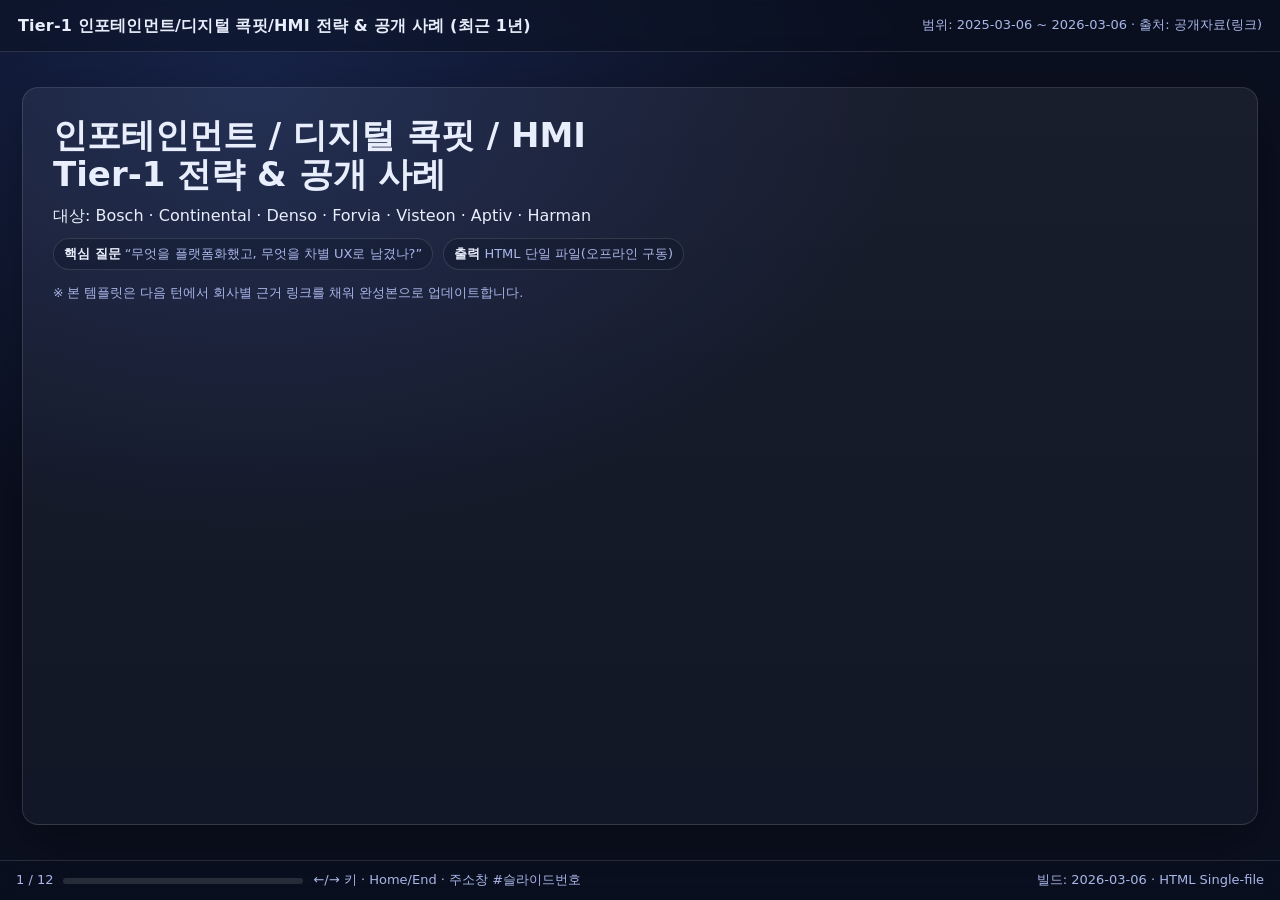
<file: websearch2/websearch2-gpt.html>
<!doctype html>
<html lang="ko">
<head>
  <meta charset="utf-8" />
  <meta name="viewport" content="width=device-width,initial-scale=1" />
  <title>Tier-1 인포테인먼트/디지털 콕핏/HMI 전략 (최근 1년)</title>
  <style>
    :root{
      --bg:#0b1020; --panel:#111a33; --text:#e9eefc; --muted:#aab6e8;
      --accent:#7aa2ff; --line:rgba(255,255,255,.12);
      --good:#59d98e; --warn:#ffd166;
      --w: 1200px;
    }
    html,body{height:100%;}
    body{
      margin:0; background:radial-gradient(1200px 800px at 20% 10%, #17234a 0%, var(--bg) 55%);
      color:var(--text); font:16px/1.45 system-ui, -apple-system, Segoe UI, Roboto, Arial, sans-serif;
    }
    .deck{height:100%; display:flex; flex-direction:column;}
    header{
      padding:14px 18px; display:flex; justify-content:space-between; align-items:center;
      border-bottom:1px solid var(--line); background:rgba(10,16,32,.45); backdrop-filter: blur(8px);
    }
    header .title{font-weight:700; letter-spacing:.2px;}
    header .meta{color:var(--muted); font-size:13px;}
    .stage{flex:1; display:flex; align-items:center; justify-content:center; padding:22px;}
    .slide{
      width:min(var(--w), 96vw);
      min-height:min(680px, 82vh);
      background:linear-gradient(180deg, rgba(255,255,255,.06), rgba(255,255,255,.03));
      border:1px solid var(--line);
      border-radius:16px;
      padding:28px 30px;
      box-shadow: 0 18px 60px rgba(0,0,0,.35);
      display:none;
    }
    .slide.active{display:block;}
    h1{margin:0 0 10px; font-size:34px; line-height:1.15;}
    h2{margin:0 0 10px; font-size:24px;}
    h3{margin:18px 0 8px; font-size:16px; color:#dbe3ff;}
    p{margin:8px 0;}
    ul{margin:8px 0 0 18px;}
    li{margin:6px 0;}
    .grid{display:grid; grid-template-columns: 1.1fr .9fr; gap:18px; align-items:start;}
    .card{
      background:rgba(10,16,32,.35);
      border:1px solid var(--line);
      border-radius:14px;
      padding:14px 14px 12px;
    }
    .kpi{display:flex; gap:10px; flex-wrap:wrap; margin-top:10px;}
    .pill{
      border:1px solid var(--line); color:var(--muted);
      padding:6px 10px; border-radius:999px; font-size:13px;
      background:rgba(10,16,32,.25);
    }
    .pill strong{color:var(--text);}
    .sources{margin-top:14px; color:var(--muted); font-size:12.5px;}
    .sources a{color:var(--muted); text-decoration:none; border-bottom:1px dotted rgba(255,255,255,.25);}
    .sources a:hover{color:var(--text);}
    footer{
      padding:10px 16px; display:flex; justify-content:space-between; align-items:center;
      border-top:1px solid var(--line); color:var(--muted); font-size:13px;
      background:rgba(10,16,32,.45); backdrop-filter: blur(8px);
    }
    .progress{display:flex; align-items:center; gap:10px;}
    .bar{width:240px; height:6px; border-radius:999px; background:rgba(255,255,255,.12); overflow:hidden;}
    .bar > i{display:block; height:100%; width:0%; background:linear-gradient(90deg, var(--accent), #9b7aff);}
    .hint{color:var(--muted);}
    .mono{font-family: ui-monospace, SFMono-Regular, Menlo, Consolas, monospace;}
    .tag{display:inline-block; padding:3px 8px; border-radius:8px; font-size:12px; margin-right:6px;
         border:1px solid var(--line); background:rgba(122,162,255,.10); color:#cfe0ff;}
  </style>
</head>
<body>
<div class="deck">
  <header>
    <div class="title">Tier-1 인포테인먼트/디지털 콕핏/HMI 전략 & 공개 사례 (최근 1년)</div>
    <div class="meta">범위: 2025-03-06 ~ 2026-03-06 · 출처: 공개자료(링크)</div>
  </header>

  <div class="stage">

    <!-- 1 -->
    <section class="slide active" data-title="표지">
      <h1>인포테인먼트 / 디지털 콕핏 / HMI<br/>Tier-1 전략 & 공개 사례</h1>
      <p>대상: Bosch · Continental · Denso · Forvia · Visteon · Aptiv · Harman</p>
      <div class="kpi">
        <span class="pill"><strong>핵심 질문</strong> “무엇을 플랫폼화했고, 무엇을 차별 UX로 남겼나?”</span>
        <span class="pill"><strong>출력</strong> HTML 단일 파일(오프라인 구동)</span>
      </div>
      <div class="sources">
        ※ 본 템플릿은 다음 턴에서 회사별 근거 링크를 채워 완성본으로 업데이트합니다.
      </div>
    </section>

    <!-- 2 -->
    <section class="slide" data-title="목차">
      <h2>목차</h2>
      <ul>
        <li>조사 프레임(전략 분류 기준)</li>
        <li>최근 1년 콕핏/HMI 트렌드(공개 근거)</li>
        <li>Tier-1별 전략 & 공개 사례 (7개사)</li>
        <li>비교표(공통축/차별축) + 시사점</li>
      </ul>
    </section>

    <!-- 3 -->
    <section class="slide" data-title="조사 프레임">
      <h2>조사 프레임(슬라이드에 일관 적용)</h2>
      <div class="grid">
        <div class="card">
          <h3>전략 축(What)</h3>
          <ul>
            <li><span class="tag">SDV</span> 콕핏 도메인/존 컨트롤러, 서비스화(OTA, 구독)</li>
            <li><span class="tag">플랫폼</span> OS/미들웨어/하이퍼바이저, 앱 생태계</li>
            <li><span class="tag">HMI</span> 멀티스크린·HUD·음성·멀티모달·개인화</li>
            <li><span class="tag">AI</span> 인카빈 LLM, 온디바이스/클라우드 분업, 안전가드</li>
            <li><span class="tag">Safety/Security</span> mixed-criticality, 격리, 규격 대응</li>
          </ul>
        </div>
        <div class="card">
          <h3>공개 사례 축(Proof)</h3>
          <ul>
            <li>공식 보도자료/제품 페이지/기술 블로그</li>
            <li>CES·IAA 등 전시/데모 발표</li>
            <li>파트너십(Qualcomm/NVIDIA/Google/AWS 등)</li>
            <li>OEM 적용/수주(가능 시 SOP 언급)</li>
          </ul>
          <div class="kpi">
            <span class="pill"><strong>원칙</strong> 추정/전언 제외, 링크로 검증 가능한 항목만 수록</span>
          </div>
        </div>
      </div>
    </section>

    <!-- 4 -->
    <section class="slide" data-title="트렌드(근거)">
      <h2>최근 1년 트렌드(공개 근거 기반)</h2>
      <div class="grid">
        <div class="card">
          <h3>트렌드 A: 콕핏 개발의 ‘가상화·클라우드-퍼스트’ 강화</h3>
          <ul>
            <li>mixed-criticality(계기판/안전 영역 vs 소비자 앱) 공존을 전제로 개발/검증 파이프라인을 재구성</li>
            <li>HMI는 “앱”이 아니라 “플랫폼 위 UX 서비스”로 재정의되는 흐름</li>
          </ul>
          <div class="kpi">
            <span class="pill"><strong>키워드</strong> virtualization · mixed-criticality · cabin framework</span>
          </div>
        </div>
        <div class="card">
          <h3>트렌드 B: AAOS·Snapdragon 기반의 통합 콕핏 레퍼런스 확산</h3>
          <ul>
            <li>Android Automotive OS 기반 통합 콕핏(멀티유저/미디어/연동) 레퍼런스가 전시·어워드에서 반복적으로 등장</li>
            <li>Tier-1은 “하드웨어+OS” 묶음이 아니라 “UX 통합/차별 기능/운영”으로 부가가치를 이동</li>
          </ul>
          <div class="kpi">
            <span class="pill"><strong>키워드</strong> AAOS · Snapdragon Cockpit · unified cabin</span>
          </div>
        </div>
      </div>

      <div class="sources">
        Sources:
        <a href="https://www.computerweekly.com/news/366617720/CES-2025-QNX-claims-industry-first-automotive-digital-cockpit" target="_blank" rel="noopener">ComputerWeekly (QNX Cabin, CES 2025)</a> ·
        <a href="https://www.ces.tech/ces-innovation-awards/2025/unified-cabin-2025/" target="_blank" rel="noopener">CES Innovation Awards (Unified Cabin 2025)</a> ·
        <a href="https://www.qualcomm.com/news/releases/2025/01/garmin-and-qualcomm-reveal-next-gen-digital-cockpit-solution-pow" target="_blank" rel="noopener">Qualcomm Newsroom (Garmin+Qualcomm, 2025-01)</a>
      </div>
    </section>

    <!-- 5 -->
    <section class="slide" data-title="Bosch">
      <h2>Bosch — 전략 & 공개 사례(채움 예정)</h2>
      <div class="grid">
        <div class="card">
          <h3>전략 요약(추가 조사 후 확정)</h3>
          <ul>
            <li>[Placeholder] SDV/콕핏 컴퓨팅/UX 플랫폼 방향</li>
            <li>[Placeholder] AI/개인화/멀티모달 HMI 접근</li>
          </ul>
          <div class="kpi">
            <span class="pill"><strong>확인 필요</strong> 2025~2026 공식 발표 링크</span>
          </div>
        </div>
        <div class="card">
          <h3>최근 1년 공개 사례(근거 링크)</h3>
          <ul>
            <li>[링크] 보도자료/제품 페이지/행사 발표</li>
            <li>[링크] 파트너십/데모/양산 적용</li>
          </ul>
        </div>
      </div>
      <div class="sources">Sources: (다음 턴에서 추가)</div>
    </section>

    <!-- 6 -->
    <section class="slide" data-title="Continental">
      <h2>Continental — 전략 & 공개 사례(채움 예정)</h2>
      <div class="grid">
        <div class="card">
          <h3>전략 요약(추가 조사 후 확정)</h3>
          <ul>
            <li>[Placeholder] 디지털 콕핏/디스플레이·HUD·UX 스택</li>
            <li>[Placeholder] OS/플랫폼/보안·기능안전(격리) 접근</li>
          </ul>
        </div>
        <div class="card">
          <h3>최근 1년 공개 사례(근거 링크)</h3>
          <ul>
            <li>[링크] 행사(CES/IAA) 데모</li>
            <li>[링크] 제품 발표/고객 적용</li>
          </ul>
        </div>
      </div>
      <div class="sources">Sources: (다음 턴에서 추가)</div>
    </section>

    <!-- 7 -->
    <section class="slide" data-title="Denso">
      <h2>Denso — 전략 & 공개 사례(채움 예정)</h2>
      <div class="grid">
        <div class="card">
          <h3>전략 요약(추가 조사 후 확정)</h3>
          <ul>
            <li>[Placeholder] HMI/인카빈 경험, 커넥티드/클라우드 연계</li>
            <li>[Placeholder] SDV 관점의 플랫폼/소프트웨어 역량</li>
          </ul>
        </div>
        <div class="card">
          <h3>최근 1년 공개 사례(근거 링크)</h3>
          <ul>
            <li>[링크] 기술/제품 발표</li>
            <li>[링크] 협력/생태계(오픈소스/표준 등)</li>
          </ul>
        </div>
      </div>
      <div class="sources">Sources: (다음 턴에서 추가)</div>
    </section>

    <!-- 8 -->
    <section class="slide" data-title="Forvia">
      <h2>Forvia — 전략 & 공개 사례(채움 예정)</h2>
      <div class="grid">
        <div class="card">
          <h3>전략 요약(추가 조사 후 확정)</h3>
          <ul>
            <li>[Placeholder] 콕핏/HMI(디스플레이·인테리어 융합) 방향</li>
            <li>[Placeholder] 개인화/센싱/UX 컨셉</li>
          </ul>
        </div>
        <div class="card">
          <h3>최근 1년 공개 사례(근거 링크)</h3>
          <ul>
            <li>[링크] 콘셉트/데모/전시 발표</li>
            <li>[링크] 고객 적용/협력 발표</li>
          </ul>
        </div>
      </div>
      <div class="sources">Sources: (다음 턴에서 추가)</div>
    </section>

    <!-- 9 -->
    <section class="slide" data-title="Visteon">
      <h2>Visteon — 전략 & 공개 사례(채움 예정)</h2>
      <div class="grid">
        <div class="card">
          <h3>전략 요약(추가 조사 후 확정)</h3>
          <ul>
            <li>[Placeholder] 콕핏 도메인 컨트롤러/플랫폼/OTA</li>
            <li>[Placeholder] HMI 및 파트너 생태계 전략</li>
          </ul>
        </div>
        <div class="card">
          <h3>최근 1년 공개 사례(근거 링크)</h3>
          <ul>
            <li>[링크] OEM 적용/수주/제품 릴리즈</li>
            <li>[링크] 파트너십(Qualcomm 등) 업데이트</li>
          </ul>
        </div>
      </div>
      <div class="sources">Sources: (다음 턴에서 추가)</div>
    </section>

    <!-- 10 -->
    <section class="slide" data-title="Aptiv">
      <h2>Aptiv — 전략 & 공개 사례(채움 예정)</h2>
      <div class="grid">
        <div class="card">
          <h3>전략 요약(추가 조사 후 확정)</h3>
          <ul>
            <li>[Placeholder] SDV 아키텍처 관점에서의 콕핏/UX 포지셔닝</li>
            <li>[Placeholder] 소프트웨어/플랫폼/통합 역량</li>
          </ul>
        </div>
        <div class="card">
          <h3>최근 1년 공개 사례(근거 링크)</h3>
          <ul>
            <li>[링크] 공개 데모/제품/고객 발표</li>
            <li>[링크] 파트너십 및 기술 발표</li>
          </ul>
        </div>
      </div>
      <div class="sources">Sources: (다음 턴에서 추가)</div>
    </section>

    <!-- 11 -->
    <section class="slide" data-title="Harman">
      <h2>Harman — 전략 & 공개 사례(채움 예정)</h2>
      <div class="grid">
        <div class="card">
          <h3>전략 요약(추가 조사 후 확정)</h3>
          <ul>
            <li>[Placeholder] Ready 제품군/콕핏 SW·서비스/개인화</li>
            <li>[Placeholder] 음성/멀티모달/생성형 AI 적용 방향</li>
          </ul>
        </div>
        <div class="card">
          <h3>최근 1년 공개 사례(근거 링크)</h3>
          <ul>
            <li>[링크] CES/행사 발표</li>
            <li>[링크] OEM 적용/파트너십</li>
          </ul>
        </div>
      </div>
      <div class="sources">Sources: (다음 턴에서 추가)</div>
    </section>

    <!-- 12 -->
    <section class="slide" data-title="비교표(초안)">
      <h2>비교표(초안) — 다음 턴에 근거 링크 기반으로 확정</h2>
      <div class="card">
        <ul>
          <li><span class="mono">공통</span>: SDV/플랫폼화, 멀티스크린, 개인화, 가상화/격리, 파트너 생태계</li>
          <li><span class="mono">차별</span>: “UX/IP(고유 경험)”을 어디에 두는지(예: AI 비서, 오디오, 디스플레이, 서비스 운영)</li>
          <li><span class="mono">리스크</span>: 규제/기능안전과 소비자 앱 속도의 충돌, 데이터 거버넌스, 공급망(SoC)</li>
        </ul>
      </div>
      <div class="sources">Sources: (다음 턴에서 추가)</div>
    </section>

  </div>

  <footer>
    <div class="progress">
      <span id="counter">1 / 12</span>
      <span class="bar" aria-hidden="true"><i id="barfill"></i></span>
      <span class="hint">←/→ 키 · Home/End · 주소창 #슬라이드번호</span>
    </div>
    <div class="meta">빌드: 2026-03-06 · HTML Single-file</div>
  </footer>
</div>

<script>
(function(){
  const slides = Array.from(document.querySelectorAll('.slide'));
  function clamp(n,min,max){ return Math.max(min, Math.min(max, n)); }
  function getIndexFromHash(){
    const m = (location.hash||'').match(/#(\d+)/);
    if(!m) return 0;
    return clamp(parseInt(m[1],10)-1, 0, slides.length-1);
  }
  function show(i){
    i = clamp(i, 0, slides.length-1);
    slides.forEach((s,idx)=>s.classList.toggle('active', idx===i));
    document.getElementById('counter').textContent = `${i+1} / ${slides.length}`;
    document.getElementById('barfill').style.width = `${(i)/(slides.length-1)*100}%`;
    if(location.hash !== `#${i+1}`) history.replaceState(null,'',`#${i+1}`);
    document.title = `(${i+1}/${slides.length}) ${slides[i].dataset.title || 'Slide'}`;
  }
  function next(){ show(getIndexFromHash()+1); }
  function prev(){ show(getIndexFromHash()-1); }
  function first(){ show(0); }
  function last(){ show(slides.length-1); }

  window.addEventListener('hashchange', ()=>show(getIndexFromHash()));
  window.addEventListener('keydown', (e)=>{
    if(e.key==='ArrowRight' || e.key==='PageDown') next();
    if(e.key==='ArrowLeft'  || e.key==='PageUp') prev();
    if(e.key==='Home') first();
    if(e.key==='End') last();
  });

  show(getIndexFromHash());
})();
</script>
</body>
</html>
</file>
<file: assets/styles.css>
:root {
  --bg: #f5f6f8;
  --panel: #ffffff;
  --panel-muted: #fbfbfc;
  --text: #1f2328;
  --muted: #59636e;
  --subtle: #8c959f;
  --border: #d8dee4;
  --border-strong: #c2c8cf;
  --accent: #0969da;
  --accent-soft: #dff0ff;
  --warning: #9a6700;
  --shadow: 0 1px 2px rgba(16, 24, 40, 0.04);
  --radius: 6px;
  --sidebar-width: 312px;
  --content-width: minmax(0, 1fr);
  --font: -apple-system, BlinkMacSystemFont, "Segoe UI", "Apple SD Gothic Neo",
    "Noto Sans KR", "Malgun Gothic", sans-serif;
}

* {
  box-sizing: border-box;
}

html {
  font-size: 16px;
}

body {
  margin: 0;
  min-height: 100vh;
  font-family: var(--font);
  color: var(--text);
  background: #ffffff;
}

a {
  color: inherit;
}

button,
select {
  font: inherit;
}

code,
pre {
  font-family: "SFMono-Regular", Consolas, "Liberation Mono", Menlo, monospace;
}

.app-shell {
  display: grid;
  grid-template-columns: var(--sidebar-width) var(--content-width);
  min-height: 100vh;
}

.sidebar {
  position: sticky;
  top: 0;
  align-self: start;
  height: 100vh;
  overflow: auto;
  border-right: 1px solid var(--border);
  background: rgba(255, 255, 255, 0.88);
  backdrop-filter: blur(14px);
  padding: 28px 20px 24px;
}

.sidebar__brand {
  padding-bottom: 20px;
  border-bottom: 1px solid var(--border);
}

.sidebar__eyebrow,
.topbar__eyebrow,
.section-label,
.state-block__eyebrow {
  margin: 0 0 8px;
  color: var(--subtle);
  font-size: 0.75rem;
  font-weight: 600;
  letter-spacing: 0.08em;
  text-transform: uppercase;
}

.sidebar__brand h1,
.topbar h2 {
  margin: 0;
  font-size: 1.5rem;
  line-height: 1.2;
}

.sidebar__summary {
  margin: 10px 0 0;
  color: var(--muted);
  font-size: 0.95rem;
  line-height: 1.5;
}

.nav-tree {
  padding: 20px 0;
}

.nav-group + .nav-group {
  margin-top: 20px;
}

.nav-group__title {
  margin: 0 0 10px;
  color: var(--subtle);
  font-size: 0.8rem;
  font-weight: 600;
  letter-spacing: 0.04em;
  text-transform: uppercase;
}

.nav-group__list {
  display: grid;
  gap: 4px;
}

.nav-link {
  display: grid;
  gap: 4px;
  padding: 10px 12px;
  border: 1px solid transparent;
  border-radius: var(--radius);
  color: inherit;
  text-decoration: none;
}

.nav-link:hover {
  border-color: var(--border);
  background: var(--panel);
}

.nav-link.is-active {
  border-color: #b6d8ff;
  background: var(--accent-soft);
}

.nav-link__title {
  font-size: 0.95rem;
  font-weight: 600;
}

.nav-link__meta {
  color: var(--muted);
  font-size: 0.82rem;
  line-height: 1.4;
}

.sidebar__note {
  margin-top: 8px;
  padding-top: 18px;
  border-top: 1px solid var(--border);
}

.sidebar__note h2 {
  margin: 0 0 10px;
  font-size: 0.95rem;
}

.sidebar__note ul {
  margin: 0;
  padding-left: 18px;
  color: var(--muted);
  line-height: 1.6;
}

.main-content {
  padding: 28px;
  min-width: 0;
}

.topbar {
  display: flex;
  justify-content: space-between;
  align-items: flex-start;
  gap: 16px;
  margin-bottom: 18px;
}

.topbar__meta {
  display: flex;
  flex-wrap: wrap;
  gap: 8px;
}

.chip {
  display: inline-flex;
  align-items: center;
  min-height: 28px;
  padding: 0 10px;
  border: 1px solid var(--border);
  border-radius: 999px;
  background: rgba(255, 255, 255, 0.78);
  color: var(--muted);
  font-size: 0.84rem;
}

.hero-panel,
.content-section,
.controls-panel,
.workspace > section,
.workspace > article {
  background: rgba(255, 255, 255, 0.88);
  border: 1px solid var(--border);
  border-radius: var(--radius);
  box-shadow: var(--shadow);
}

.hero-panel,
.content-section,
.controls-panel {
  padding: 20px;
}

.hero-panel {
  margin-bottom: 16px;
}

.hero-panel__lead {
  margin: 0;
  color: var(--muted);
  line-height: 1.7;
}

.hero-panel__grid {
  display: grid;
  grid-template-columns: repeat(3, minmax(0, 1fr));
  gap: 12px;
  margin-top: 16px;
}

.guide-callout {
  margin-top: 16px;
  padding: 14px 16px;
  border-left: 3px solid var(--accent);
  background: #f6f8fa;
  color: var(--text);
  line-height: 1.6;
}

.hero-panel__metric {
  padding: 14px;
  border: 1px solid var(--border);
  border-radius: var(--radius);
  background: var(--panel-muted);
}

.hero-panel__metric strong {
  display: block;
  font-size: 1rem;
}

.hero-panel__metric span {
  display: block;
  margin-top: 6px;
  color: var(--muted);
  font-size: 0.88rem;
  line-height: 1.5;
}

.controls-panel {
  display: block;
  position: sticky;
  top: 8px;
  z-index: 20;
  margin-bottom: 0;
  padding-top: 6px;
  border: 0;
  background: #ffffff;
  box-shadow: none;
}

.controls-panel::before {
  content: "";
  position: absolute;
  top: -10px;
  left: 0;
  right: 0;
  height: 10px;
  background: #ffffff;
}

.content-section {
  margin-bottom: 16px;
}

.content-section--query {
  position: relative;
  padding: 20px 22px 18px;
  background:
    linear-gradient(180deg, rgba(255, 252, 234, 0.98) 0%, rgba(255, 248, 213, 0.98) 100%);
  border: 0;
  border-radius: 0;
  box-shadow: 0 1px 2px rgba(16, 24, 40, 0.04);
}

.content-section--query .markdown-body {
  line-height: 1.45;
}

.content-section--query .markdown-body p,
.content-section--query .markdown-body ul,
.content-section--query .markdown-body ol {
  margin: 0 0 0.45rem;
}

.query-note__pin {
  position: absolute;
  top: 12px;
  right: 16px;
  width: 12px;
  height: 12px;
  border: 2px solid rgba(124, 90, 0, 0.1);
  border-radius: 999px;
  background: rgba(255, 255, 255, 0.7);
}

.content-section__header {
  display: flex;
  justify-content: space-between;
  align-items: flex-start;
  gap: 16px;
  margin-bottom: 14px;
}

.content-section__title {
  margin: 0;
  font-size: 1.05rem;
}

.content-section__meta {
  display: flex;
  flex-wrap: wrap;
  gap: 8px;
}

.content-section__body > :first-child {
  margin-top: 0;
}

.workspace {
  min-width: 0;
}

.workspace--tabbed {
  margin-top: 0;
}

.workspace--overview .content-section {
  margin-bottom: 12px;
  padding: 0;
  border: 0;
  border-radius: 0;
  background: transparent;
  box-shadow: none;
}

.workspace--overview > .overview-grid {
  border: 0;
  background: transparent;
  box-shadow: none;
}

.workspace--overview .content-section__header {
  margin-bottom: 10px;
  padding-bottom: 8px;
  border-bottom: 0;
}

.workspace--overview .content-section__body {
  padding: 0;
}

.workspace--overview .table-wrap {
  border: 0;
}

.workspace--overview .meta-table th,
.workspace--overview .meta-table td {
  padding-left: 0;
  padding-right: 0;
  border-bottom: 1px solid var(--border);
}

.workspace--overview .meta-table th {
  color: #7b8692;
}

.workspace--overview .meta-table tbody tr:last-child td {
  border-bottom: 0;
}

.controls-row {
  display: flex;
  align-items: flex-end;
  gap: 14px;
  border-bottom: 1px solid var(--border);
}

.model-tabs {
  display: flex;
  flex-wrap: wrap;
  gap: 0;
  align-items: center;
  flex: 1;
  padding-left: 6px;
}

.model-tab {
  position: relative;
  min-height: 40px;
  margin: 0 4px -1px 0;
  padding: 0 16px;
  border: 1px solid transparent;
  border-bottom: 0;
  border-radius: 0;
  background: transparent;
  color: var(--muted);
  font-weight: 600;
  cursor: pointer;
  transition: border-color 120ms ease, background-color 120ms ease, color 120ms ease, box-shadow 120ms ease;
}

.model-tab:hover {
  background: rgba(255, 255, 255, 0.48);
  color: var(--text);
}

.model-tab[data-model="gpt"].is-active {
  border-color: #20a474;
  background: #20a474;
  color: #ffffff;
  box-shadow: none;
}

.model-tab[data-model="claude"].is-active {
  border-color: #f59e0b;
  background: #f59e0b;
  color: #ffffff;
  box-shadow: none;
}

.model-tab[data-model="gemini"].is-active {
  border-color: #3b82f6;
  background: #3b82f6;
  color: #ffffff;
  box-shadow: none;
}

.workspace-grid {
  display: grid;
  gap: 16px;
}

.workspace--tabbed .workspace-grid {
  gap: 0;
  margin-top: -1px;
}

.workspace-grid[data-columns="1"] {
  grid-template-columns: 1fr;
}

.workspace-grid[data-columns="2"] {
  grid-template-columns: repeat(2, minmax(0, 1fr));
}

.workspace-grid[data-columns="3"] {
  grid-template-columns: repeat(3, minmax(0, 1fr));
}

.compare-panel {
  min-width: 0;
  border-top: 0;
  border-radius: 0;
}

.compare-panel--gpt {
  box-shadow: inset 0 2px 0 rgba(32, 164, 116, 0.22);
}

.compare-panel--claude {
  box-shadow: inset 0 2px 0 rgba(245, 158, 11, 0.22);
}

.compare-panel--gemini {
  box-shadow: inset 0 2px 0 rgba(59, 130, 246, 0.22);
}

.compare-panel__body {
  padding: 20px;
  min-width: 0;
}

.compare-panel__label {
  display: none;
  padding: 10px 14px;
  border-bottom: 1px solid var(--border);
  font-size: 0.82rem;
  font-weight: 700;
  letter-spacing: 0.03em;
  text-transform: uppercase;
}

.workspace-grid--compare-all {
  align-items: stretch;
  column-gap: 14px;
}

.workspace-grid--compare-all .compare-panel {
  display: flex;
  min-height: calc(100vh - 210px);
  flex-direction: column;
  overflow: hidden;
  border: 1px solid var(--border);
  background: #fff;
}

.workspace-grid--compare-all .compare-panel__label {
  display: block;
}

.workspace-grid--compare-all .compare-panel__body {
  flex: 1;
  overflow: auto;
  scrollbar-gutter: stable;
}

.workspace-grid--compare-all .compare-panel__body--html {
  display: flex;
  flex-direction: column;
}

.workspace-grid--compare-all .preview-frame {
  min-height: calc(100vh - 320px);
}

.compare-toggle {
  min-height: 40px;
  margin: 0 0 -1px auto;
  padding: 0 14px;
  border: 1px solid transparent;
  border-bottom: 0;
  border-radius: 0;
  background: transparent;
  color: var(--muted);
  font-weight: 600;
  cursor: pointer;
}

.compare-toggle:hover {
  background: rgba(255, 255, 255, 0.48);
  color: var(--text);
}

.ghost-link {
  display: inline-flex;
  align-items: center;
  min-height: 32px;
  padding: 0 10px;
  border: 1px solid var(--border);
  border-radius: 4px;
  background: var(--panel);
  color: var(--muted);
  text-decoration: none;
}

.ghost-link:hover {
  border-color: var(--border-strong);
  color: var(--text);
}

.markdown-body,
.source-view {
  max-width: none;
  min-width: 0;
}

.markdown-body {
  color: var(--text);
  line-height: 1.7;
  overflow-wrap: anywhere;
}

.markdown-body h1,
.markdown-body h2,
.markdown-body h3,
.markdown-body h4,
.markdown-body h5,
.markdown-body h6 {
  margin: 1.5em 0 0.6em;
  line-height: 1.3;
}

.markdown-body h1 {
  font-size: 1.5rem;
}

.markdown-body h2 {
  padding-bottom: 0.35rem;
  border-bottom: 1px solid var(--border);
  font-size: 1.25rem;
}

.markdown-body h3 {
  font-size: 1.08rem;
}

.markdown-body p,
.markdown-body ul,
.markdown-body ol,
.markdown-body table,
.markdown-body blockquote,
.markdown-body pre {
  margin: 0 0 1rem;
}

.markdown-body ul,
.markdown-body ol {
  padding-left: 1.4rem;
}

.markdown-body li + li {
  margin-top: 0.25rem;
}

.markdown-body hr {
  border: 0;
  border-top: 1px solid var(--border);
  margin: 1.5rem 0;
}

.markdown-body blockquote {
  margin-left: 0;
  padding: 0 0 0 1rem;
  border-left: 3px solid var(--border-strong);
  color: var(--muted);
}

.markdown-body table {
  width: 100%;
  border-collapse: collapse;
  display: block;
  overflow-x: auto;
}

.markdown-body th,
.markdown-body td {
  padding: 9px 10px;
  border: 1px solid var(--border);
  vertical-align: top;
  text-align: left;
}

.markdown-body thead th {
  background: var(--panel-muted);
  font-weight: 600;
}

.markdown-body pre,
.source-view pre {
  overflow: auto;
  padding: 14px;
  border: 1px solid var(--border);
  border-radius: var(--radius);
  background: #f6f8fa;
  line-height: 1.5;
}

.markdown-body code {
  padding: 0.15em 0.35em;
  border-radius: 4px;
  background: rgba(175, 184, 193, 0.2);
  font-size: 0.92em;
}

.markdown-body pre code,
.source-view pre code {
  padding: 0;
  background: transparent;
}

.markdown-body img {
  display: block;
  max-width: 100%;
  height: auto;
  margin: 0.75rem 0;
  border: 1px solid var(--border);
  border-radius: var(--radius);
}

.source-view {
  display: none;
}

.source-view.is-visible,
.render-view.is-visible,
.preview-view.is-visible {
  display: block;
}

.render-view,
.preview-view {
  display: none;
}

.preview-frame {
  width: 100%;
  min-height: 720px;
  border: 1px solid var(--border);
  border-radius: var(--radius);
  background: #fff;
}

.source-disclosure {
  margin-top: 14px;
}

.source-disclosure summary {
  cursor: pointer;
  color: var(--muted);
  font-weight: 600;
}

.overview-grid {
  display: grid;
  gap: 16px;
}

.overview-intro-image {
  display: block;
  width: min(100%, 600px);
  max-width: 600px;
  margin: 0 0 14px;
}

.guide-grid {
  display: grid;
  gap: 16px;
}

.workspace--insights .content-section {
  padding: 24px 26px;
}

.workspace--insights > .guide-grid {
  border: 0;
  background: transparent;
  box-shadow: none;
}

.workspace--insights .content-section__header {
  margin-bottom: 18px;
}

.workspace--insights .table-wrap {
  margin-top: 6px;
}

.workspace--insights .guide-notes,
.workspace--insights .guide-decision {
  margin-top: 6px;
}

.guide-table td:nth-child(1) {
  width: 28%;
  font-weight: 600;
}

.guide-table td:nth-child(2) {
  width: 18%;
}

.model-pill {
  display: inline-flex;
  align-items: center;
  min-height: 28px;
  padding: 0 10px;
  border: 1px solid var(--border);
  border-radius: 999px;
  background: #fff;
  font-size: 0.82rem;
  font-weight: 700;
  white-space: nowrap;
}

.model-pill--gpt {
  border-color: rgba(32, 164, 116, 0.24);
  color: #0f6b4d;
  background: rgba(32, 164, 116, 0.08);
}

.model-pill--claude {
  border-color: rgba(245, 158, 11, 0.24);
  color: #9a4f00;
  background: rgba(245, 158, 11, 0.1);
}

.model-pill--gemini {
  border-color: rgba(59, 130, 246, 0.24);
  color: #1d4ed8;
  background: rgba(59, 130, 246, 0.1);
}

.guide-notes {
  display: grid;
  gap: 10px;
}

.guide-note {
  padding: 14px 16px;
  border: 1px solid var(--border);
  background: var(--panel-muted);
}

.guide-note__header {
  display: flex;
  align-items: center;
  gap: 10px;
  margin-bottom: 8px;
}

.guide-note__header strong {
  font-size: 0.95rem;
}

.guide-note p {
  margin: 0;
  color: var(--muted);
  line-height: 1.6;
}

.guide-decision {
  display: grid;
  gap: 10px;
}

.guide-step {
  display: grid;
  grid-template-columns: 28px minmax(0, 1fr);
  gap: 12px;
  align-items: flex-start;
  padding: 10px 0;
  border-top: 1px solid var(--border);
}

.guide-step:first-child {
  border-top: 0;
  padding-top: 0;
}

.guide-step__index {
  display: inline-flex;
  align-items: center;
  justify-content: center;
  width: 28px;
  height: 28px;
  border: 1px solid var(--border);
  border-radius: 999px;
  color: var(--muted);
  font-size: 0.82rem;
  font-weight: 700;
}

.guide-step p {
  margin: 2px 0 0;
  line-height: 1.6;
}

.guide-footnote {
  margin: 16px 0 0;
  color: var(--muted);
  font-size: 0.88rem;
  line-height: 1.6;
}

.overview-list {
  display: grid;
  gap: 10px;
}

.overview-item {
  display: grid;
  gap: 8px;
  padding: 16px;
  border: 1px solid var(--border);
  border-radius: var(--radius);
  background: var(--panel-muted);
}

.overview-item__header {
  display: flex;
  justify-content: space-between;
  align-items: flex-start;
  gap: 12px;
}

.overview-item__title {
  margin: 0;
  font-size: 1rem;
}

.overview-item__desc {
  margin: 0;
  color: var(--muted);
  line-height: 1.6;
}

.overview-item__footer {
  display: flex;
  flex-wrap: wrap;
  gap: 8px;
}

.table-wrap {
  overflow-x: auto;
}

.meta-table {
  width: 100%;
  border-collapse: collapse;
}

.meta-table th,
.meta-table td {
  padding: 12px 10px;
  border-bottom: 1px solid var(--border);
  text-align: left;
  vertical-align: top;
}

.meta-table th {
  color: var(--subtle);
  font-size: 0.82rem;
  font-weight: 600;
  text-transform: uppercase;
}

.state-block {
  padding: 28px;
  text-align: center;
  color: var(--muted);
}

@media (max-width: 1200px) {
  .workspace-grid[data-columns="3"] {
    grid-template-columns: 1fr;
  }

  .workspace-grid--compare-all .compare-panel {
    min-height: auto;
  }

  .workspace-grid--compare-all .compare-panel__body {
    overflow: visible;
  }

  .workspace-grid--compare-all .preview-frame {
    min-height: 560px;
  }
}

@media (max-width: 960px) {
  .app-shell {
    grid-template-columns: 1fr;
  }

  .sidebar {
    position: static;
    height: auto;
    border-right: 0;
    border-bottom: 1px solid var(--border);
  }

  .main-content {
    padding: 20px;
  }

  .hero-panel__grid,
  .workspace-grid[data-columns="2"] {
    grid-template-columns: 1fr;
  }
}

@media (max-width: 640px) {
  .main-content,
  .sidebar {
    padding: 16px;
  }

  .topbar,
  .controls-row,
  .content-section__header,
  .overview-item__header {
    flex-direction: column;
  }

  .compare-toggle {
    margin-left: 0;
  }

  .preview-frame {
    min-height: 560px;
  }

  .guide-note__header {
    flex-direction: column;
    align-items: flex-start;
  }
}
</file>
